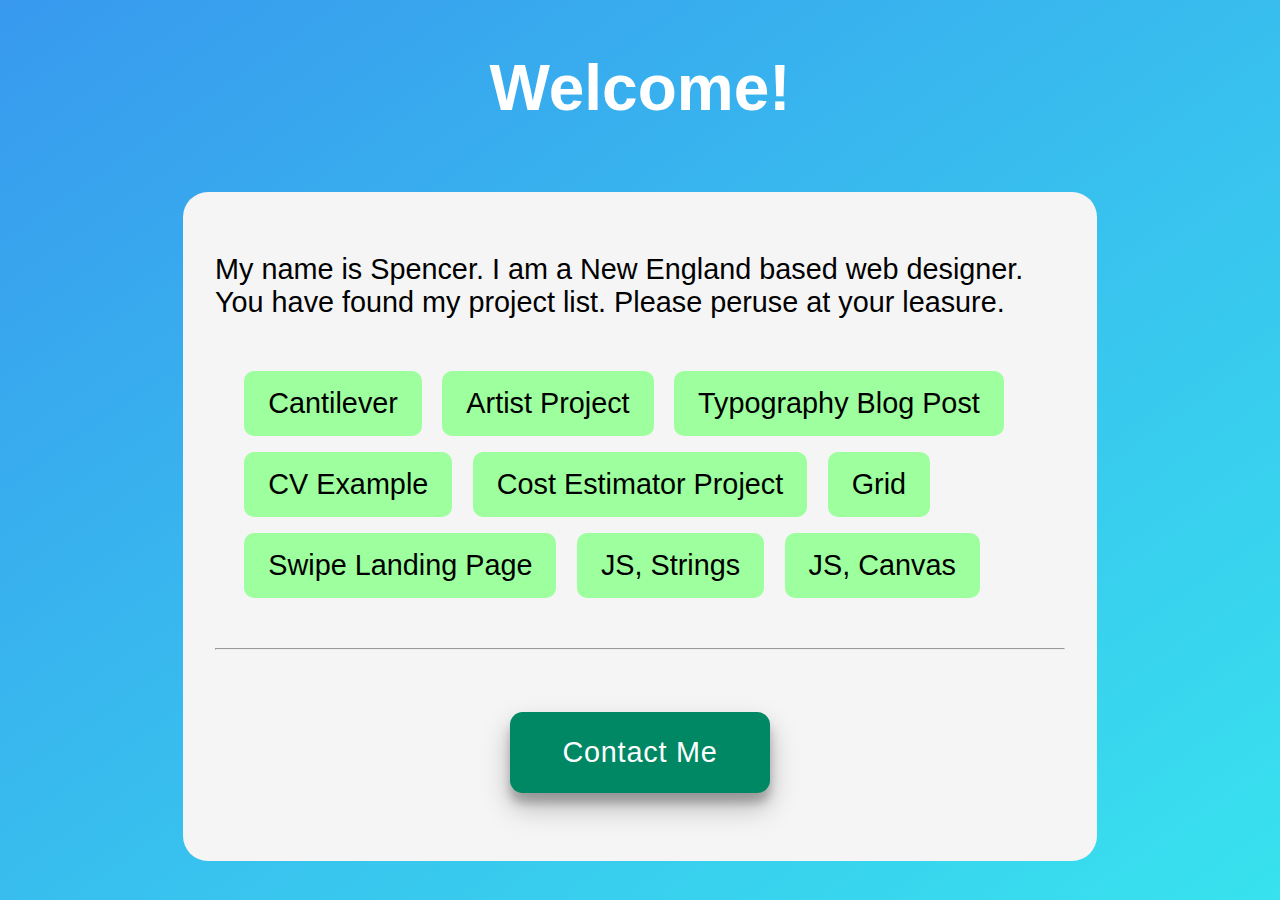
<file: index.html>
<!DOCTYPE html>
<html>
<head>
    <!--<link rel="stylesheet" href="G:/Udemy/Udemy HTML/app1.css">-->
    <title>Projects Home</title>
    <style>
        #box {
            position: relative;
            top: 1.5rem;
            background-color: whitesmoke;
            /*width: 100%;*/
            height: min-content;
            max-width: 850px;
            min-width: 609px;
            padding: 32px;
            margin: 0 auto;
            border-radius: 25px;
            /*border: solid 3px black;*/
            display: block;
            
        }
        h1 {
            text-align: center;
            padding: 0;
        }
        body {
            /*background-color: #5fb4ff;*/
            background: linear-gradient(to bottom right, #3899ee, #38e2ee);
            background-attachment: fixed;
            /*height: 100vh;*/
            font-family: 'Trebuchet MS', 'Lucida Sans Unicode', 'Lucida Grande', 'Lucida Sans', Arial, sans-serif;
            display: flex;
            flex-direction: column;
            justify-content: center; /*centers items on the main access (vertical access in this case)*/
            align-items: center; /*centers items on the cross access (horizontal access in this case)*/
        }
        
        ul {
          list-style-type: none;
          padding: 1rem 0;
          margin: 0 auto;
          width: 95%;
          position: relative;
          justify-content: center;
          align-items: center;
          /*right: -1rem;*/
          align-items: center;
        }

        ul li {
          text-align: center;
          display: inline;
                    
        }
        
        .link {
          /*border: 1px solid black;*/
          /*min-width: 25%;
          max-width: 32%;*/
          text-decoration: none;
          color: black;
          display: inline-block;
          font-size: 1.8rem;
          margin: 0.5rem 0.5rem;
          padding: 1rem 1.5rem;
          border-radius: 10px;
          background-color: rgb(157, 255, 157);
          transition: background-color 0.4s, color 0.4s, transform .5s ease-in 0.4s;
        }

        .link:hover {
            color: white;
            text-decoration: none;
            background-color: rgb(0, 128, 0);
        }
    
        .venmoLink {
            text-decoration: none;
            transition: color 0.75s, transform 1s ease-in 0.75s;
        }
        .venmoLink:hover {
            text-decoration: none;
            color: green;
        }

        

        /* Define the initial style for the h1 element */
        #pulsing-heading {
            font-size: 4rem;
            transition: font-size 0.3s ease-in-out;
            color: white;
            width: 100%;
            max-width: 900px;
            /*padding: 50px 0 0 0;*/
            display: flex;
            flex-direction: row;
        justify-content: center; /*centers items on the main access (vertical access in this case)*/
        align-items: center; /*centers items on the cross access (horizontal access in this case)*/
        }
        /* Define the pulsing animation */
        @keyframes pulse {
            0% { transform: scale(1); }
            50% { transform: scale(1.1); }
            100% { transform: scale(1); }
        }

        /* Apply the animation to the element when it has the "pulsing" class */
        .pulsing {
            animation: pulse 1.5s infinite;
        }

        .contact {
           background-color: rgb(0, 136, 100)/*rgb(64, 153, 175)*/;
           color: white;
           text-decoration: none;
           margin: 0 auto;
           letter-spacing: 0.05rem;
           border-radius: 0.8rem;
           padding: 1.5rem 3.25rem;
           font-size: 1.8rem;
           /*font-weight: bold;*/
           border: none;
           cursor: pointer;
           box-shadow: 0 14px 28px rgba(0, 0, 0, 0.25), 0 10px 10px rgba(0, 0, 0, 0.22);
           transition: transform 0.2s ease-in-out, box-shadow 0.2s ease-in-out;
           animation-name: spin;
           animation-duration: 15s;
           animation-delay: 15s;
           animation-iteration-count: 2;
        }

        @keyframes spin {
            0% {
                transform: rotate(0deg);
            }
            1.5% {
                transform: rotate(5deg);
            }
            3% {
                transform: rotate(-5deg);
            }
            4.5% {
                transform: rotate(5deg);
            }
            6% {
                transform: rotate(-5deg);
            }
            7.5% {
                transform: rotate(0deg);
            }
        }


        .contact:hover {
            /*transform: translateY(-20px);*/
            box-shadow: 0 19px 38px rgba(0, 0, 0, 0.3), 0 15px 13px rgba(0, 0, 0, 0.22);
            color: white;
            text-decoration: none;
        }
        .ContactSquare {
            text-align: center;
            margin: 0 auto;
            transition: transform 0.2s ease-in-out, box-shadow 0.2s ease-in-out;
            max-width: 269px;
            justify-content: center;
            display: flex;
    
        }
        .ContactSquare:hover {
            transform: translateY(-5px);
        }

        p {
            font-size: 1.8rem;
        }

        @media only screen and (max-width: 400px){
            .contact {
            text-align: center;
            margin: 0 auto;
            font-size: 2rem;
            padding: 2rem 4rem;
            }
            #pulsing-heading {
            font-size: 50px;
            }
    
            .link {
                font-size: 2.2rem;
            }
        
        }


    </style>

</head>
<body>


    <h1 id="pulsing-heading">Welcome!</h1>
 <div id="box">   

    <script src="script.js"></script>
    <p>My name is Spencer. I am a New England based web designer.
    You have found my project list. Please peruse at your leasure.<br>
    <!--Donate a milkshake via <b><a class="venmoLink" href="https://account.venmo.com/u/Spencer-H-2">Venmo</a></b>.-->
    </p>


     <ul>
         
        <li class="listicle"><a class="link" href="./CntileverProject.html">Cantilever</a></li>
        <li class="listicle"><a class="link" href="./ArtistPortfolioProject_Page1.html">Artist Project</a></li>
        <li class="listicle"><a class="link" href="./BlogPostMainPage.html">Typography Blog Post</a></li>
        <li class="listicle"><a class="link" href="./HazelCV.html">CV Example</a></li>
        
        <li class="listicle"><a class="link" href="./CostEstimator.html">Cost Estimator Project</a></li>
        <li class="listicle"><a class="link" href="./Grid_index.html">Grid</a></li>
        <li class="listicle"><a class="link" href="./Final_Project_HTML.html">Swipe Landing Page</a></li>
        
        <li class="listicle"><a class="link" href="./strings.html">JS, Strings</a></li>
        <li class="listicle"><a class="link" href="./canvas.html">JS, Canvas</a></li>
        <!--<li class="listicle"><a class="link" href="./fetch.html">JS, Fetch</a></li>
        
        <li class="listicle"><a class="link" href="./ArtistPortfolioProject_Page1.html">Artist Project</a></li>
        <li class="listicle"><a class="link" href="./BlogPostMainPage.html">Typography Blog Post</a></li>
        <li class="listicle"><a class="link" href="./HazelCV.html">CV Example</a></li>-->
    </ul>

<br><hr><br><br><br>
    <p class="ContactSquare"><a class="contact" href="https://www.linkedin.com/in/spencer-hobbs-ms-a7633926/">Contact Me</a></p><br><br>
</div>



</body>
</html>
</file>
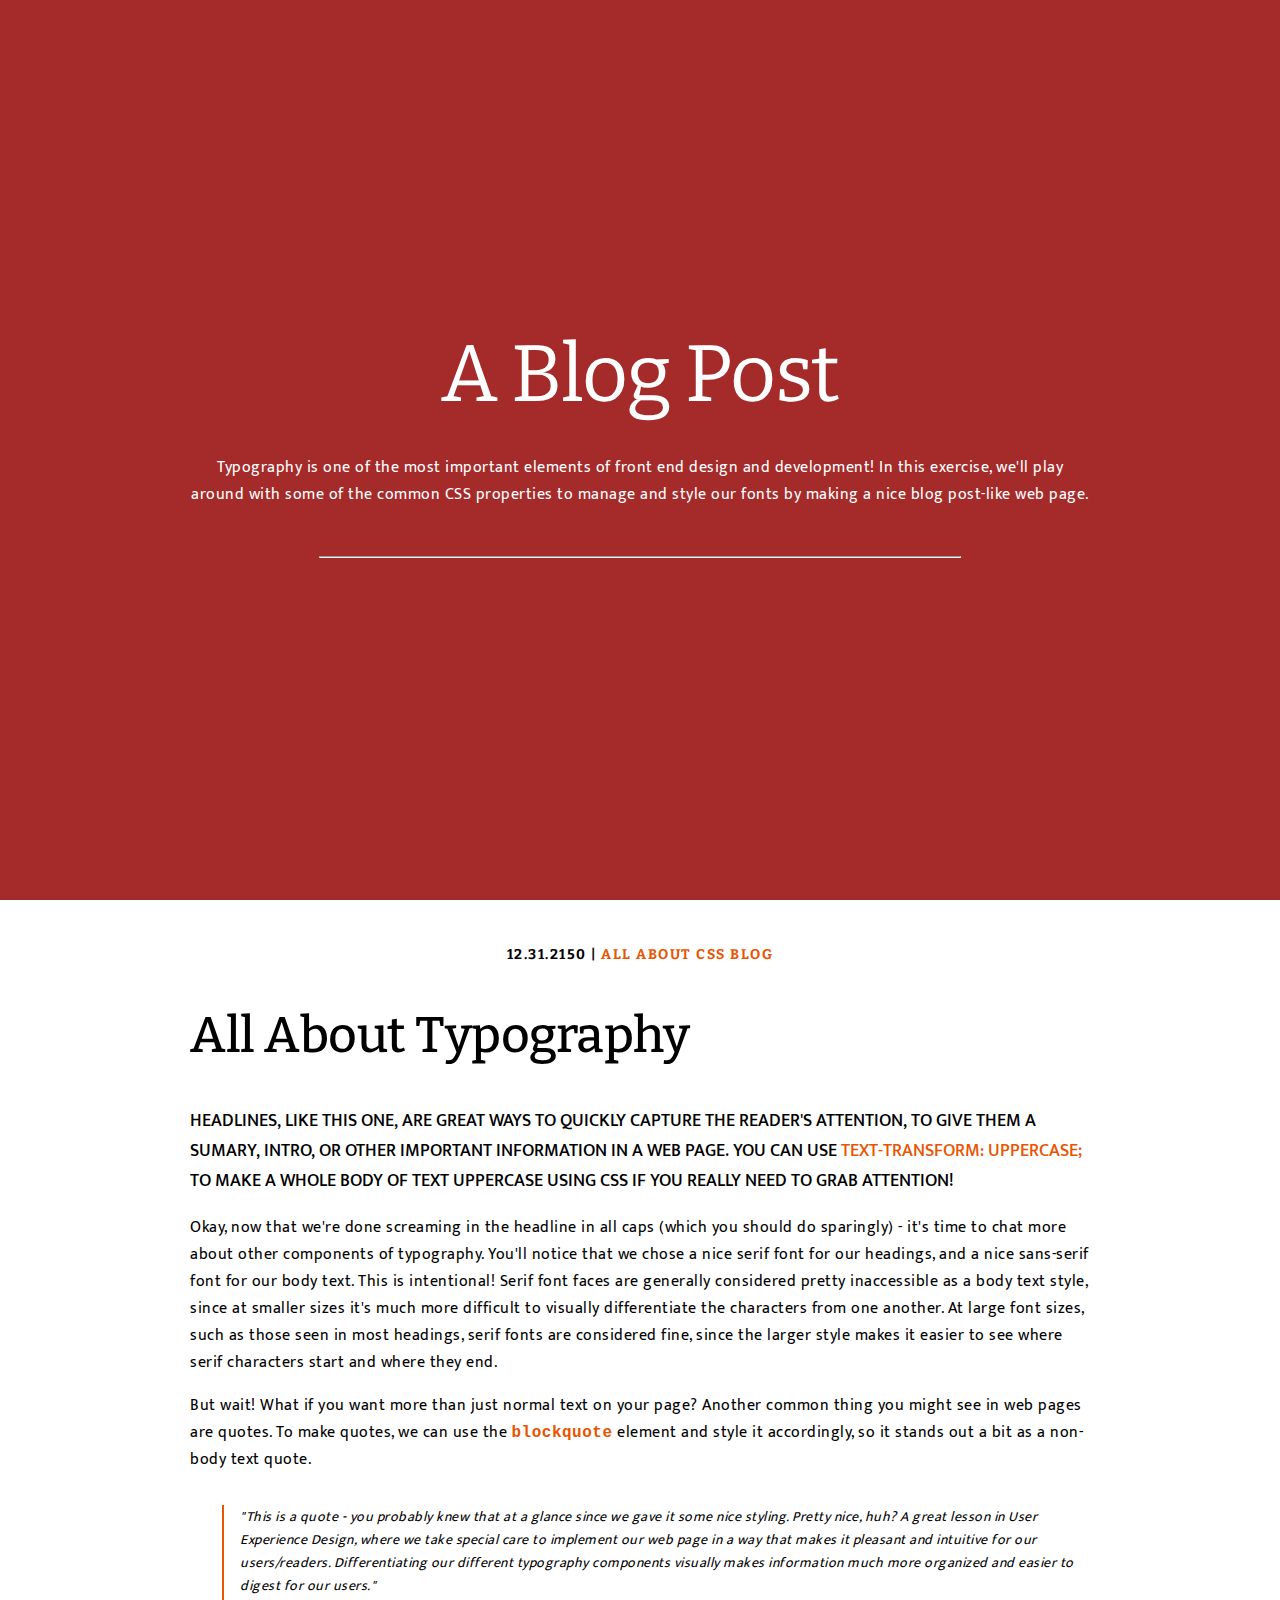
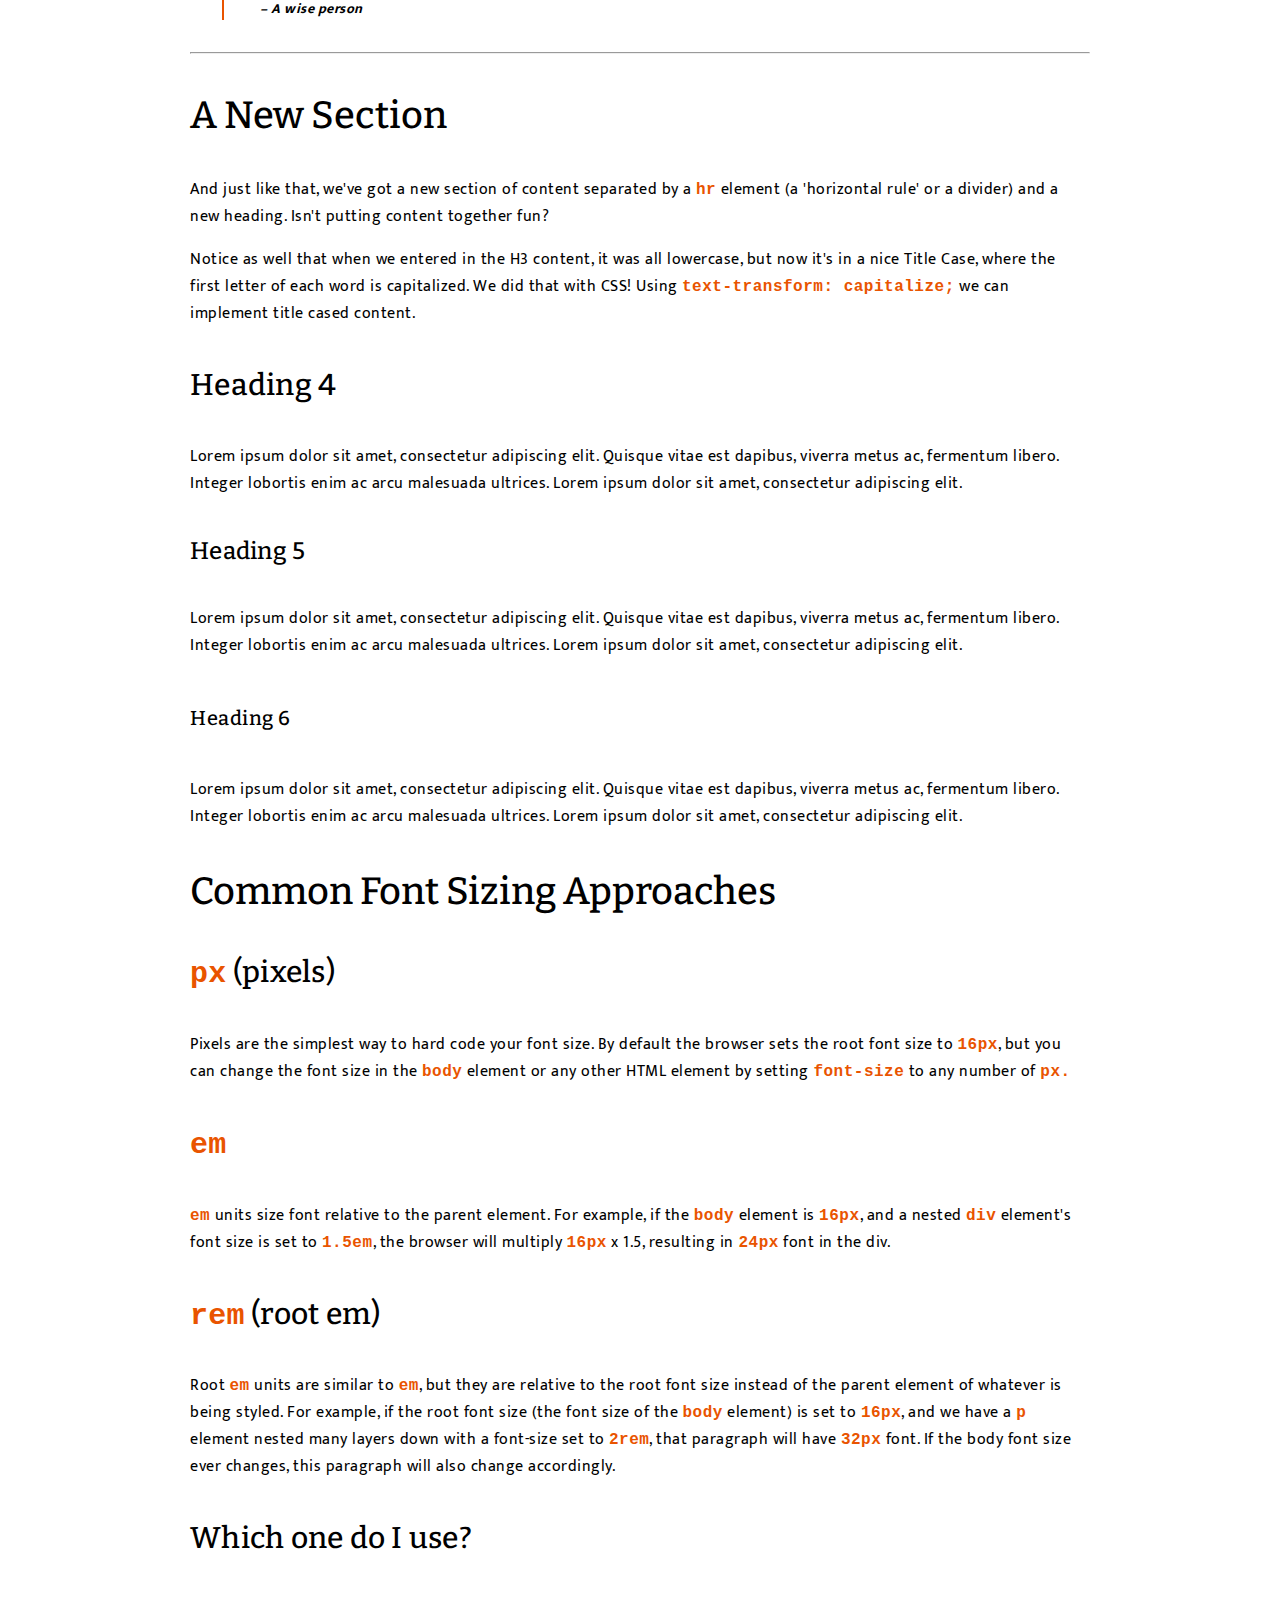
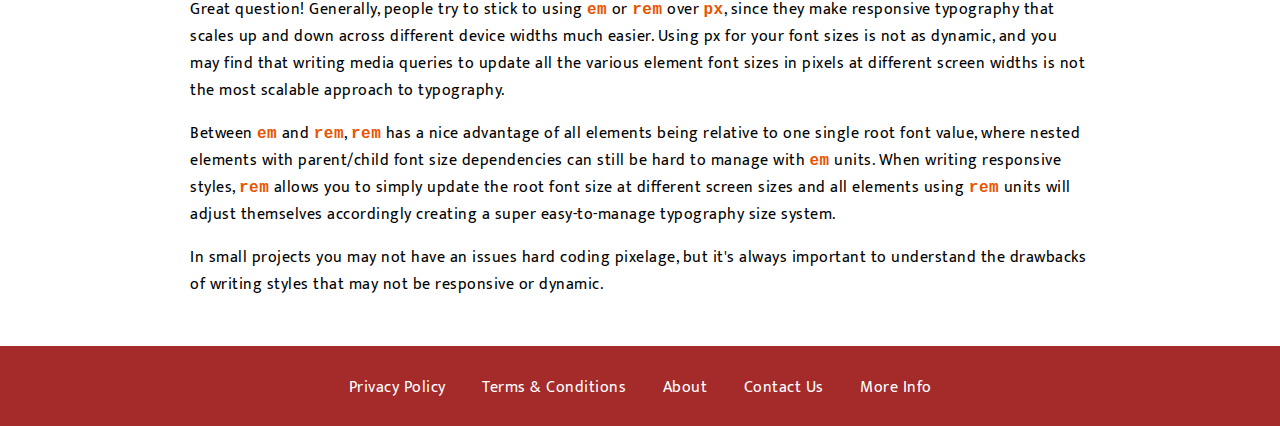
<file: BlogPostMainPage.html>
<!DOCTYPE html>
<html lang="en">
<head>
    <meta charset="UTF-8">
    <meta name="viewport" content="width=device-width, initial-scale=1.0">
    <!-- Link to css below -->
    <link rel="stylesheet" href="BlogStyle.css">
    <!-- Links to Google fonts Bitter and Mukda -->
    <link rel="preconnect" href="https://fonts.googleapis.com">
    <link rel="preconnect" href="https://fonts.gstatic.com" crossorigin>
    <link href="https://fonts.googleapis.com/css2?family=Bitter:wght@300;400;500;700&family=Cormorant:wght@300;400;700&family=Indie+Flower&family=Montserrat:ital,wght@0,400;0,700;1,400;1,700&family=Mukta:wght@300;400;500;700&family=Nanum+Myeongjo&display=swap" rel="stylesheet">
    <title>Typography Blog Post</title>
</head>
<body>
    <div class="hero">
        <h1>A Blog Post</h1>
        <p>Typography is one of the most important elements of front end design and development! 
        In this exercise, we'll play around with some of the common CSS properties to manage 
        and style our fonts by making a nice blog post-like web page.</p>
        <hr>
    </div>

    <div class="content">
        <p class="info">12.31.2150 | <span class="spanning">ALL ABOUT CSS BLOG</span></p>
        <h2>All About Typography</h2>
        <p class="headline">Headlines, like this one, are great ways to quickly capture the
            reader's attention, to give them a sumary, intro, or other important
            information in a web page. You can use
            <span>text-transform: uppercase;</span> to make a whole body of text
            uppercase using CSS if you really need to grab attention!</p>

        <p>
            Okay, now that we're done screaming in the headline in all caps (which you should do sparingly) - it's time to chat more about other components of typography. You'll notice that we chose a nice serif font for our headings, and a nice sans-serif font for our body text. This is intentional! Serif font faces are generally considered pretty inaccessible as a body text style, since at smaller sizes it's much more difficult to visually differentiate the characters from one another. At large font sizes, such as those seen in most headings, serif fonts are considered fine, since the larger style makes it easier to see where serif characters start and where they end.
        </p>

        <p>
            But wait! What if you want more than just normal text on your page? Another common thing you might see in web pages are quotes. To make quotes, we can use the <code>blockquote</code> element and style it accordingly, so it stands out a bit as a non-body text quote.
        </p>

        <blockquote class="quote">
            "This is a quote - you probably knew that at a glance since we gave it some nice styling. Pretty nice, huh? A great lesson in User Experience Design, where we take special care to implement our web page in a way that makes it pleasant and intuitive for our users/readers. Differentiating our different typography components visually makes information much more organized and easier to digest for our users." <cite>– A wise person</cite>            
        </blockquote>
        <hr>
        
        <h3>a new section</h3>

        <p>And just like that, we've got a new section of content separated by a <code>hr</code> element (a 'horizontal rule' or a divider) and a new heading. Isn't putting content together fun?</p>
        
        <p>Notice as well that when we entered in the H3 content, it was all lowercase, but now it's in a nice Title Case, where the first letter of each word is capitalized. We did that with CSS! Using <code>text-transform: capitalize;</code> we can implement title cased content.</p>
        
        <h4>Heading 4</h4>
        
        <p>Lorem ipsum dolor sit amet, consectetur adipiscing elit. Quisque vitae est dapibus, viverra metus ac, fermentum libero. Integer lobortis enim ac arcu malesuada ultrices. Lorem ipsum dolor sit amet, consectetur adipiscing elit.</p>
        
        <h5>Heading 5</h5>
        
        <p>Lorem ipsum dolor sit amet, consectetur adipiscing elit. Quisque vitae est dapibus, viverra metus ac, fermentum libero. Integer lobortis enim ac arcu malesuada ultrices. Lorem ipsum dolor sit amet, consectetur adipiscing elit.</p>
        
        <h6>Heading 6</h6>
        
        <p>Lorem ipsum dolor sit amet, consectetur adipiscing elit. Quisque vitae est dapibus, viverra metus ac, fermentum libero. Integer lobortis enim ac arcu malesuada ultrices. Lorem ipsum dolor sit amet, consectetur adipiscing elit.</p>
        
        <h3>Common Font Sizing Approaches</h3>

        <h4><code>px</code> (pixels)</h4>

        <p>Pixels are the simplest way to hard code your font size. By default the browser sets the root font size to <code>16px</code>, but you can change the font size in the <code>body</code> element or any other HTML element by setting <code>font-size</code> to any number of <code>px.</code></p>

        <h4><code>em</code></h4>

        <p><code>em</code> units size font relative to the parent element. For example, if the <code>body</code> element is <code>16px</code>, and a nested <code>div</code> element's font size is set to <code>1.5em</code>, the browser will multiply <code>16px</code> x 1.5, resulting in <code>24px</code> font in the div.</p>

        <h4><code>rem</code> (root em)</h4>

        <p>Root <code>em</code> units are similar to <code>em</code>, but they are relative to the root font size instead of the parent element of whatever is being styled. For example, if the root font size (the font size of the <code>body</code> element) is set to <code>16px</code>, and we have a <code>p</code> element nested many layers down with a font-size set to <code>2rem</code>, that paragraph will have <code>32px</code> font. If the body font size ever changes, this paragraph will also change accordingly.</p>

        <h4>Which one do I use?</h4>

        <p>Great question! Generally, people try to stick to using <code>em</code> or <code>rem</code> over <code>px</code>, since they make responsive typography that scales up and down across different device widths much easier. Using px for your font sizes is not as dynamic, and you may find that writing media queries to update all the various element font sizes in pixels at different screen widths is not the most scalable approach to typography.</p>

        <p>Between <code>em</code> and <code>rem</code>, <code>rem</code> has a nice advantage of all elements being relative to one single root font value, where nested elements with parent/child font size dependencies can still be hard to manage with <code>em</code> units. When writing responsive styles, <code>rem</code> allows you to simply update the root font size at different screen sizes and all elements using <code>rem</code> units will adjust themselves accordingly creating a super easy-to-manage typography size system.</p>

        <p>In small projects you may not have an issues hard coding pixelage, but it's always important to understand the drawbacks of writing styles that may not be responsive or dynamic.</p>
    
    </div>
    <footer>
        <ul>
            <li>
                <a href="#privacy">Privacy Policy</a>
            </li> 
            <li>
                <a href="#terms">Terms & Conditions</a>
            </li> 
            <li>
                <a href="#about">About</a>
            </li>
            <li>
                <a href="#contact">Contact Us</a>
            </li> 
            <li>
                <a href="#info">More Info</a>
            </li>
        </ul>
    </footer>
</body>
</html>
</file>
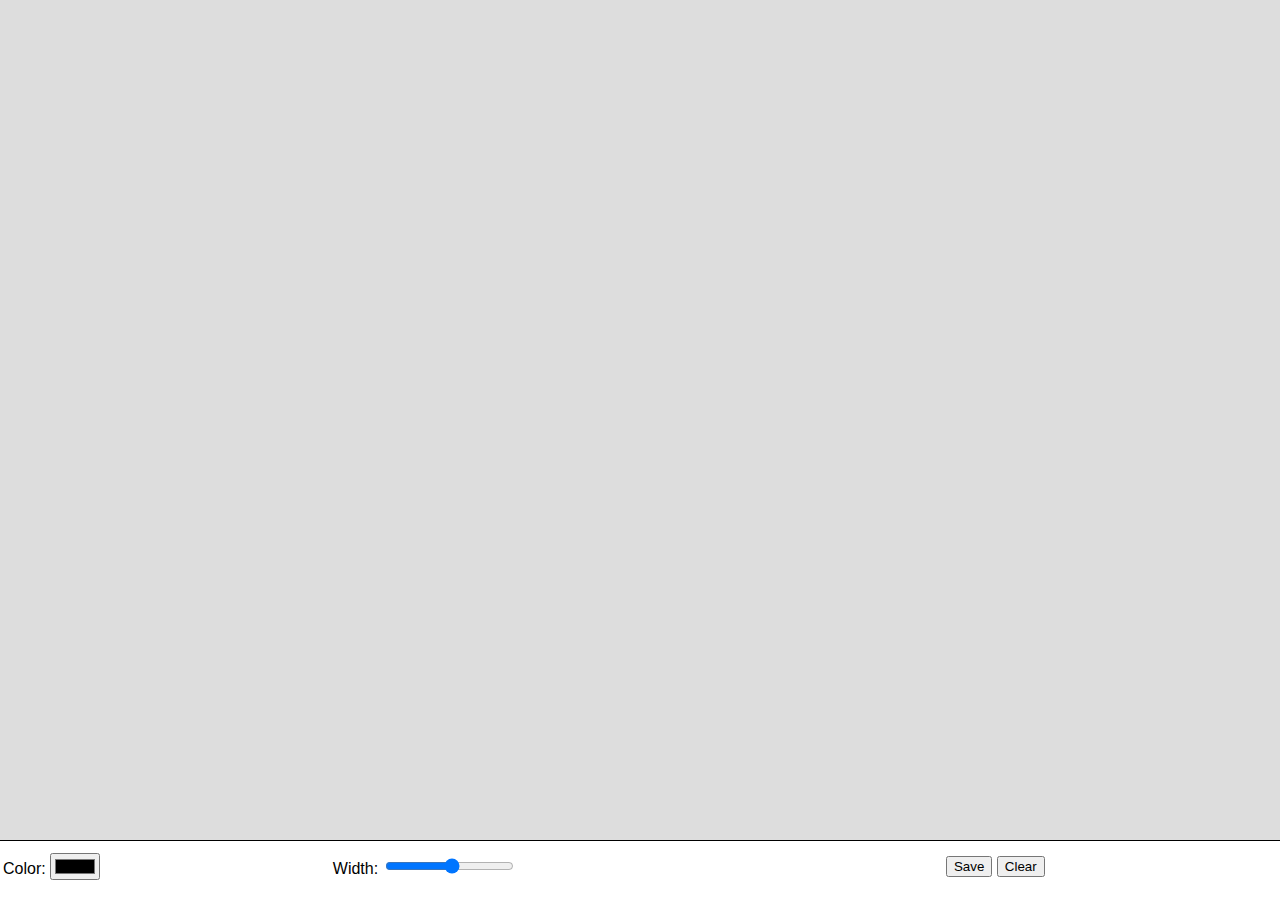
<file: canvas.html>
<!DOCTYPE html>
<html lang="en">
<head>
    <meta charset="UTF-8">
    <meta name="viewport" content="width=device-width, initial-scale=1.0">
    <title>Document</title>
    <style>
        body {
            margin: 0px;
            font-family: Arial, Helvetica, sans-serif;
        }
        #myCanvas {
            background-color: #ddd;
            border-bottom: 1px solid black;
            margin-bottom: 5px;
        }
        table {
            width: 100%;
        }
        #canvasImg {
            width: 75%;
            height: 75%;
        }
    </style>
</head>
<body>
    <canvas id="myCanvas"></canvas>
    
    <div id="saveArea">
        <img id="canvasImg"/>
        <h2>Right Click to Save...</h2>
        <button id="btnBack">Back</button>
    </div>

    <div id="tools">
        <table>
            <tr>
                <td>
                    <label for="colorChange">Color: </label>
                    <input type="color" id="colorChange"/>
                </td>
                <td>
                    <label for="lineWidth">Width: </label>
                    <input type="range" id="lineWidth" min="1" max="20" step="1"/>
                </td>
                <td><button id="btnSave">Save</button>
                    <button id="btnClear">Clear</button>
                </td>
            </tr>
        </table>
    </div>
    
    
    <script>
        var drawing = false;
        var context;

///////////////////////////////////////////////////////////
        window.onload=function()
        {
            //Clear Button
            document.getElementById('btnClear').addEventListener('click', function(){
                context.clearRect(0,0, context.canvas.width, context.canvas.height);
            }, false);

            //Back Button
            document.getElementById('btnBack').addEventListener('click', function(){
                document.getElementById('myCanvas').style.display = "block";
                document.getElementById('saveArea').style.display = "none";
                document.getElementById('tools').style.display = "block";
            }, false);

            //Width Scale
            document.getElementById('lineWidth').addEventListener('change', function(){
                context.lineWidth = document.getElementById('lineWidth').value;
            }, false);

            //Color
            document.getElementById('colorChange').addEventListener('change', function(){
                context.strokeStyle = document.getElementById('colorChange').value;
            }, false);

            //Save
            document.getElementById('btnSave').addEventListener('click', function(){
                document.getElementById('myCanvas').style.display = "none";
                document.getElementById('saveArea').style.display = "block";
                document.getElementById('tools').style.display = "none";

                var dataURL = document.getElementById('myCanvas').toDataURL();
                document.getElementById('canvasImg').src = dataURL;
            }, false);

            //Size canvas
            context = document.getElementById('myCanvas').getContext("2d");
            context.canvas.width = window.innerWidth;
            context.canvas.height = window.innerHeight-60;

            //Mouse movement
            document.onmousemove = handleMouseMove;
            document.onmousedown = handleDown;
            document.onmouseup = handleUp;
            document.addEventListener('touchmove', handleTouchMove);
            document.addEventListener('touchstart', handleTouchDown);
            document.addEventListener('touchend', handleTouchUp);

            //Style line
            context.strokeStyle = "#000";
            context.lineJoin = "round";
            context.lineWidth = 5;

            //Hide Save Area
            document.getElementById('saveArea').style.display = "none";
        }
///////////////////////////////////////////////////////////
        function handleMouseMove(e)
        {
            //console.log(e.clientX);
            //console.log(e.clientY);
            if(drawing)
            {
                context.lineTo(e.clientX, e.clientY);
                context.closePath();
                context.stroke();
                context.moveTo(e.clientX, e.clientY);
            } else
            {
                context.moveTo(e.clientX, e.clientY);
            }
        }

///////////////////////////////////////////////////////////
function handleTouchMove(e)
        {
            if(drawing && e.touches.length === 1)
            {
                var touch = e.touches[0];
                drawLine(touch.clientX, touch.clientY);
            }
        }

///////////////////////////////////////////////////////////
        function handleDown(e)
        {
            drawing = !drawing;
            console.log(drawing);
            context.moveTo(e.clientX, e.clientY);
            context.beginPath();
        }
///////////////////////////////////////////////////////////
function handleTouchDown(e)
        {
            drawing = true;
            if(e.touches.length === 1)
            {
                var touch = e.touches[0];
                drawLine(touch.clientX, touch.clientY);
            }
        }
///////////////////////////////////////////////////////////
        function handleUp()
        {
            drawing = !drawing;
            console.log(drawing);
        }
///////////////////////////////////////////////////////////
function handleTouchUp()
        {
            drawing = false;
        }

        function drawLine(x, y)
        {
            context.lineTo(x, y);
            context.stroke();
            context.beginPath();
            context.moveTo(x, y);
        }
    </script>


</body>
</html>
</file>
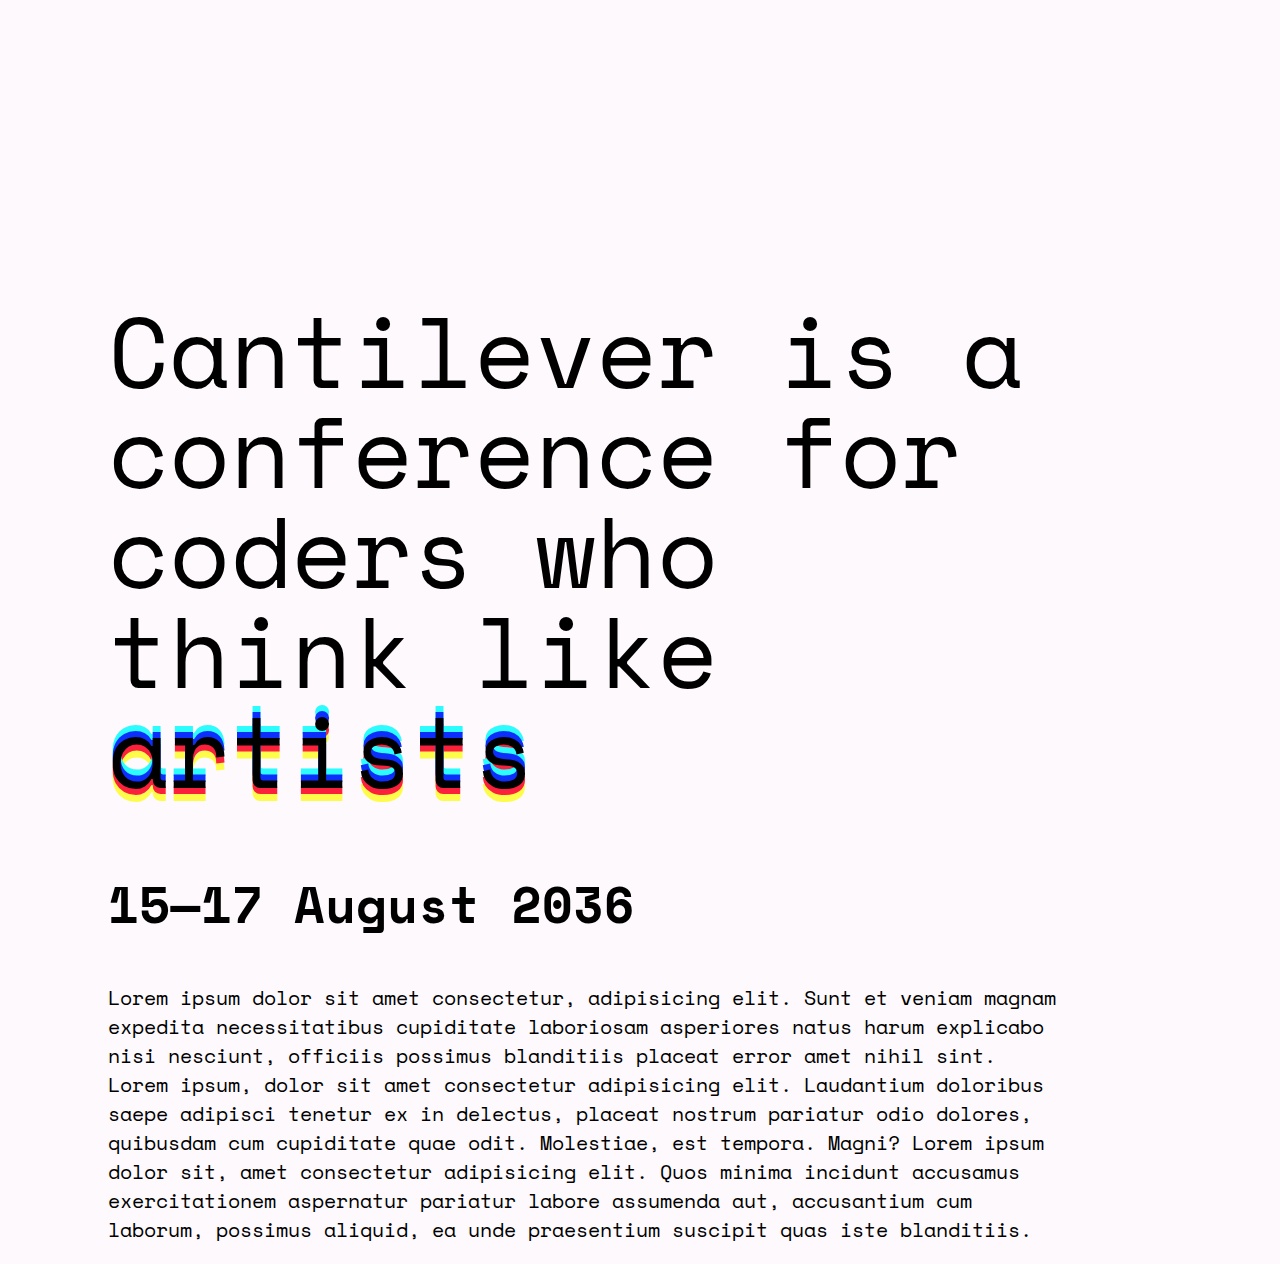
<file: CntileverProject.html>
<!DOCTYPE html>
<html lang="en">

<head>
    <meta charset="UTF-8">
    <meta http-equiv="X-UA-Compatible" content="IE=edge">
    <meta name="viewport" content="width=device-width, initial-scale=1.0">
    <link rel="preconnect" href="https://fonts.googleapis.com">
    <link rel="preconnect" href="https://fonts.gstatic.com" crossorigin>
    <link href="https://fonts.googleapis.com/css2?family=Space+Mono:wght@400;700&display=swap" rel="stylesheet">
    <link rel="stylesheet" href="CantileverStylesheet.css">
    <title>Cantilever</title>
</head>

<body>
    <div>
        <h1>Cantilever is a conference for coders who think like <span>artists</span></h1>
        <h2>15—17 August 2036</h2>
        <p>Lorem ipsum dolor sit amet consectetur, adipisicing elit. Sunt et veniam magnam expedita necessitatibus
            cupiditate laboriosam asperiores natus harum explicabo nisi nesciunt, officiis possimus blanditiis placeat
            error
            amet nihil sint. Lorem ipsum, dolor sit amet consectetur adipisicing elit. Laudantium doloribus saepe
            adipisci
            tenetur ex in delectus, placeat nostrum pariatur odio dolores, quibusdam cum cupiditate quae odit.
            Molestiae,
            est tempora. Magni? Lorem ipsum dolor sit, amet consectetur adipisicing elit. Quos minima incidunt accusamus
            exercitationem aspernatur pariatur labore assumenda aut, accusantium cum laborum, possimus aliquid, ea unde
            praesentium suscipit quas iste blanditiis.</p>
    </div>
</body>

</html>
</file>
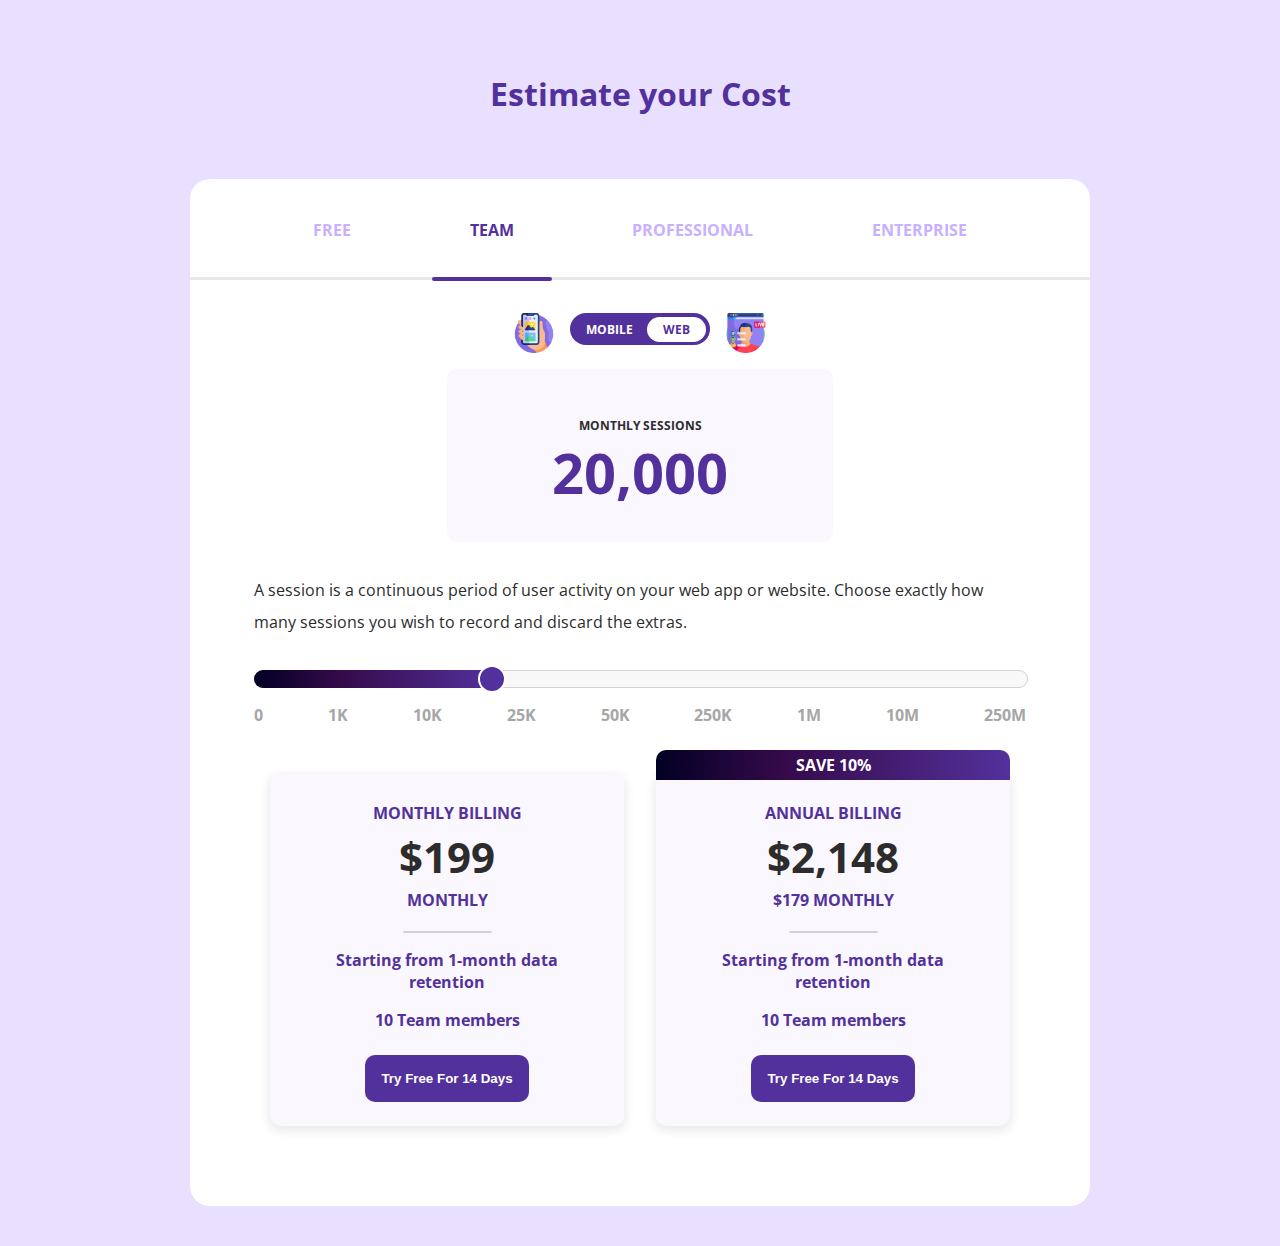
<file: CostEstimator.html>
<!DOCTYPE html>
<html lang="en">
<head>
    <meta charset="UTF-8" />
    <meta http-equiv="X-UA-Compatible" content="IE=edge" />
    <meta name="viewport" content="width=device-width, initial-scale=1.0"/>
    <link rel="stylesheet" type="text/css" href="EstimatorStylesheet.css">
    <link rel="preconnect" href="https://fonts.googleapis.com">
    <link rel="preconnect" href="https://fonts.gstatic.com" crossorigin>
    <link href="https://fonts.googleapis.com/css2?family=Open+Sans:wght@300;500;700&display=swap" rel="stylesheet">
    <title>Cost Estimator</title>
</head>

<body>
    <h1>Estimate your Cost</h1>
    <div class="container">
        
        <div class="tabs">
            <p>Free</p>
            <p class="active">Team</p>
            <p>Professional</p>
            <p>Enterprise</p>
        </div>

        <div class="line"></div>
        
        <div class="toggle-wrapper">
            <img src="Phone_icon.png" alt="">
            <div class="toggle">
                <span>Mobile</span>
                <span>Web</span>
            </div>
            <img src="Chat_icon.png" alt="">
        </div>

        <div class="sessions-card">
            <p>Monthly Sessions</p>
            <p class="number">20,000</p>
        </div>

        <p class="description">A session is a continuous period of user activity on your web app or website. Choose
            exactly how many sessions you wish to record and discard the extras.
        </p>

        <div class="slider">
            <div class="bar">
                <div class="progress"></div>
                <div class="point"></div>
            </div>
            <div class="scale">
                <ul>
                    <li>0</li>
                    <li>1K</li>
                    <li>10K</li>
                    <li>25K</li>
                    <li>50K</li>
                    <li>250K</li>
                    <li>1M</li>
                    <li>10M</li>
                    <li>250M</li>
                </ul>
            </div>
        </div>

        <div class="card-wrapper">
            
            <div class="card">
                <div class="top-section">
                    <P>Monthly Billing</P>
                    <div class="price">$199</div>
                    <p>Monthly</p>
                </div>
                <hr>
                <p>Starting from 1-month data retention</p>
                <p>10 Team members</p>
                <button>Try Free For 14 Days</button>
            </div>

            <div class="card">
                <div class="top-section">
                    <div class="save-header"><p>Save 10%</p></div>
                    <P>Annual Billing</P>
                    <div class="price">$2,148</div>
                    <p>$179 Monthly</p>
                </div>
                <hr>
                <p>Starting from 1-month data retention</p>
                <p>10 Team members</p>
                <button>Try Free For 14 Days</button>
            </div>

        </div>



    </div>

</body>

</html>
</file>
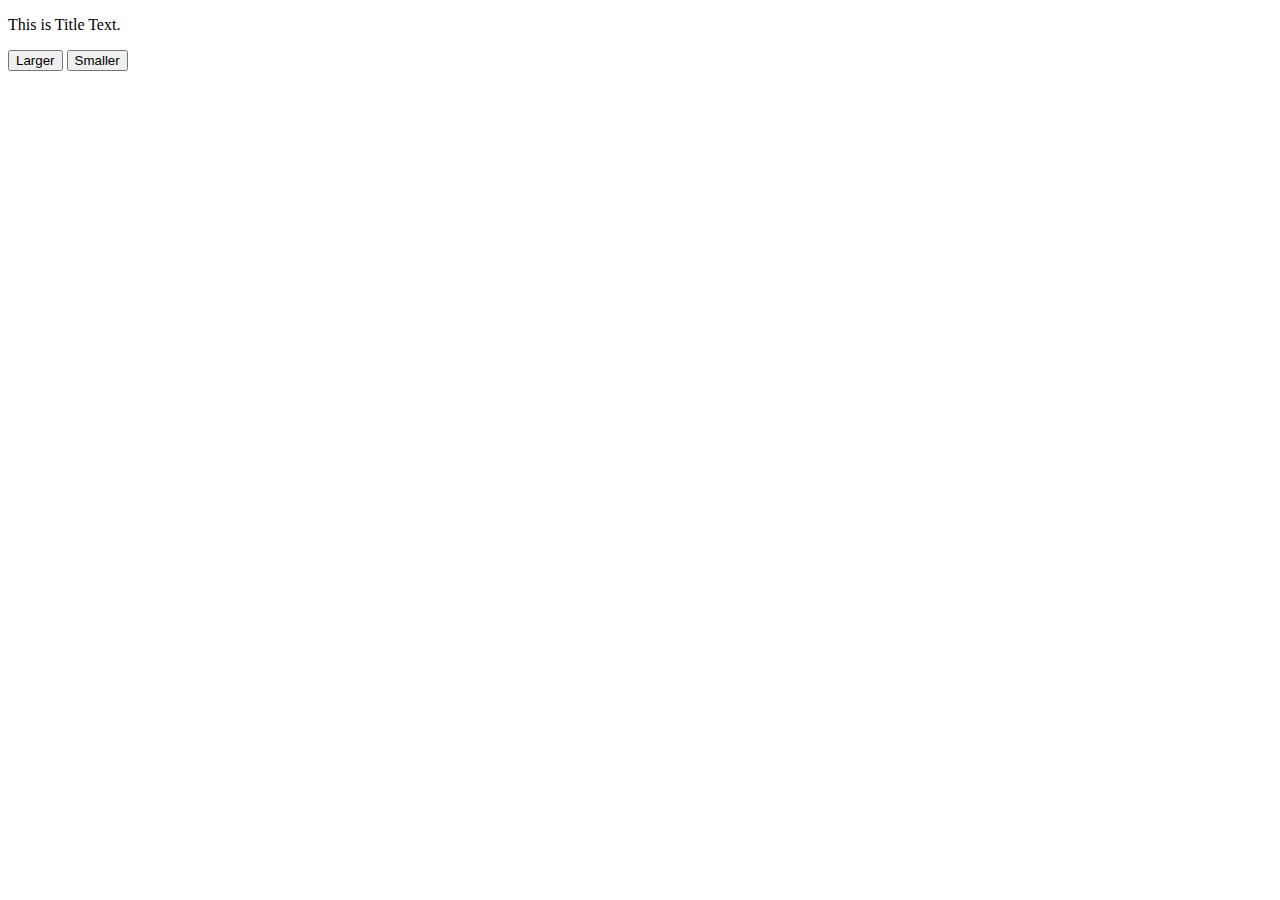
<file: events.html>
<!DOCTYPE html>
<html lang="en">
<head>
    <meta charset="UTF-8">
    <meta name="viewport" content="width=device-width, initial-scale=1.0">
    <title>Events</title>
</head>
<body>
    


    <div id="main">
        <p id="title">This is Title Text.</p>
        <button id="btnLarger">Larger</button>
        <button id="btnSmaller">Smaller</button>
    </div>

        <script>
            const btnLarger = document.getElementById("btnLarger");// references to the buttons
            const btnSmaller = document.getElementById("btnSmaller");
        

            let size = 1; // tracking the size of the font
            
            // listen for the event you want - a click 
            btnLarger.addEventListener("click", (e) => {
                console.log(e)
                size += .25;
                document.getElementById("title").style.fontSize = size + "em";

                if(e.shiftKey == true) {
                    alert("Thanks for holding the shift key")
                }
            });


            //Older way:
            // btnLarger,addEventListener("click", makeLarge)

            // function makeLarge(){
                //blah blah
            // }

            btnSmaller.addEventListener("click", () => {
                size -= .25;
                document.getElementById("title").style.fontSize = size + "em";
            });

            document.addEventListener("keydown", (e) => {
                var name = e.key;
                var code = e.code;

                document.getElementById("title").innerHTML = "Key: " + name + "   Code: " + code;
            });
        </script>

</body>
</html>
</file>
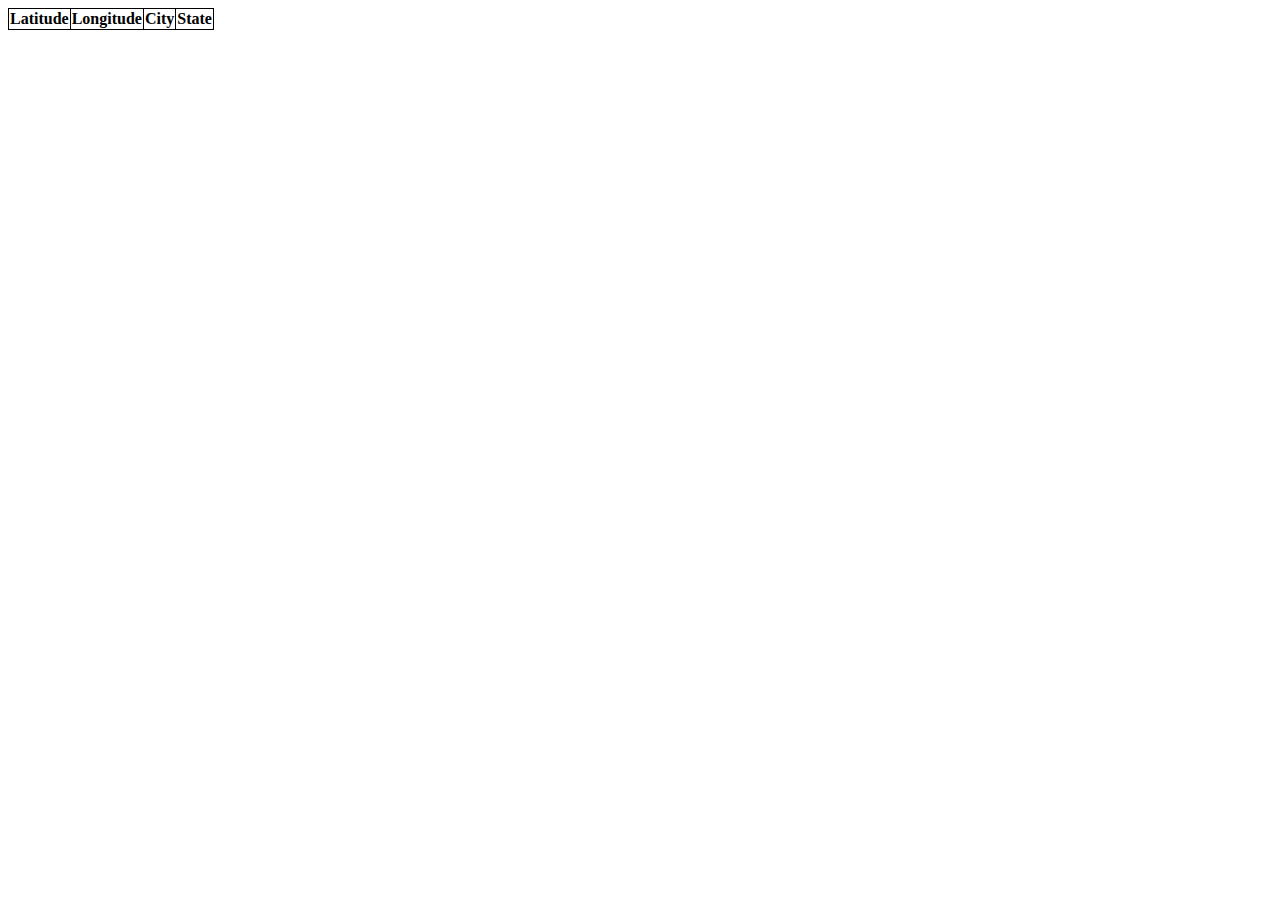
<file: fetch.html>
<!DOCTYPE html>
<html lang="en">
<head>
    <meta charset="UTF-8">
    <!--<meta http-equiv="X-UA-Compatible" content="IE=edge">-->
    <meta name="viewport" content="width=device-width, initial-scale=1.0">
    <title>Fetch</title>
    <style>
        table {
            border-collapse: collapse;
        }
        th, td {
            border: 1px solid black;
        }
    </style>
</head>
<body>

    <div id="output">
        <table id="cities">
            <tr><th>Latitude</th><th>Longitude</th><th>City</th><th>State</th></tr>


        </table>
    </div>
    

    <script>
        fetch("./cities.csv")
        .then(x => x.text()) // run JS's text method to convert the csv file to text
        .then(y => displayText(y)); // then send it all to displayText

        let row = 1;
        displayText = (text) => {
            let rows = text.split(/\r?\n | \r/);
            console.log(rows);   // looking at this we see that rows is now an array

                for(let x = 1; x < rows.length-2; x++){ //start at row 1: let x = 1
                    let row = rows[x].split(',');
                   
                    console.log(row);
                    
                    let lat= row[0] + "&deg; " + row[1] + "' ";
                    lat += row[2] + row[3];
                    let long= row[4] + "&deg; " + row[5] + "' ";
                    long += row[6] + row[7];
                    
                    console.log(lat,long);
                    
                    let city = row[8];
                    let state = row[9];

                    let tableRow = "<tr>" + "<td>" + lat + "</td><td>" + long + "</td><td>" + city + "</td><td>" + state + "</td></td>";
                    tableRow = tableRow.replaceAll('"', '');

                    document.getElementById('cities').innerHTML += tableRow;
                }
        };




    </script>
</body>
</html>
</file>
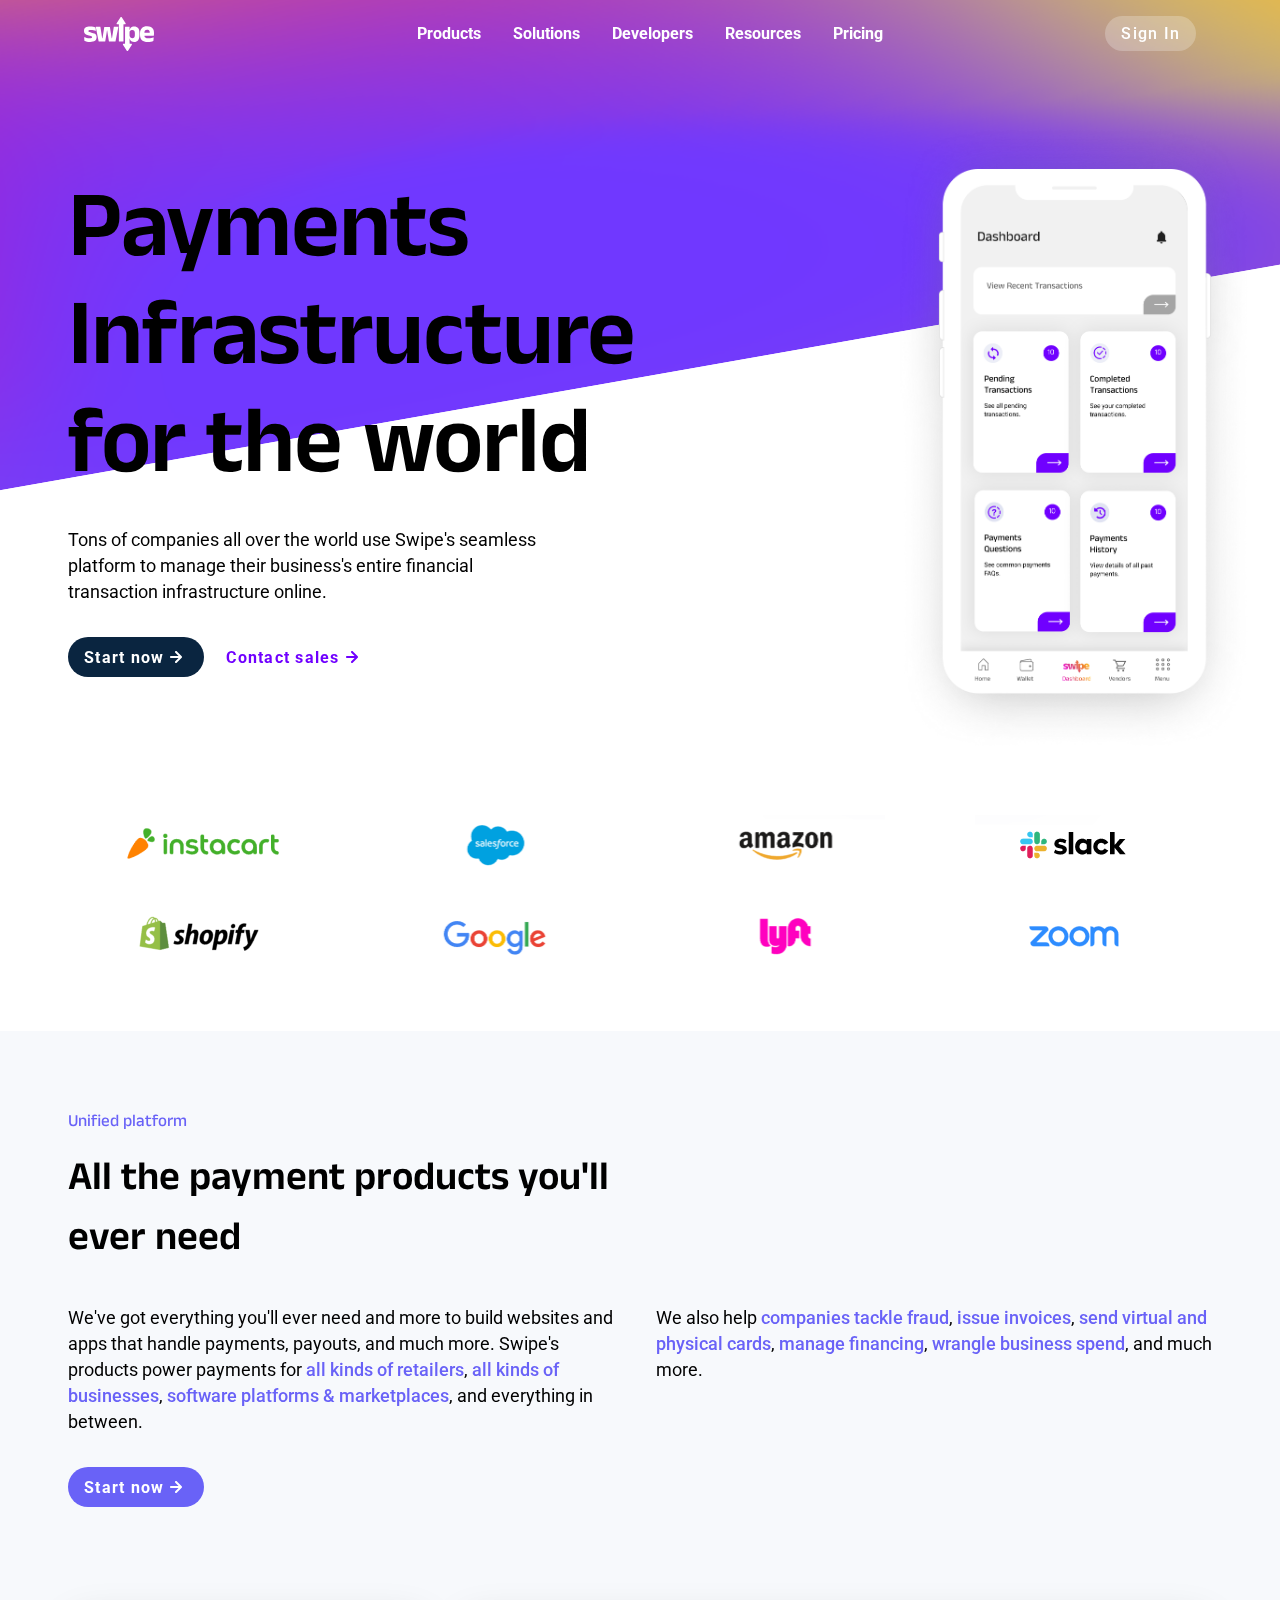
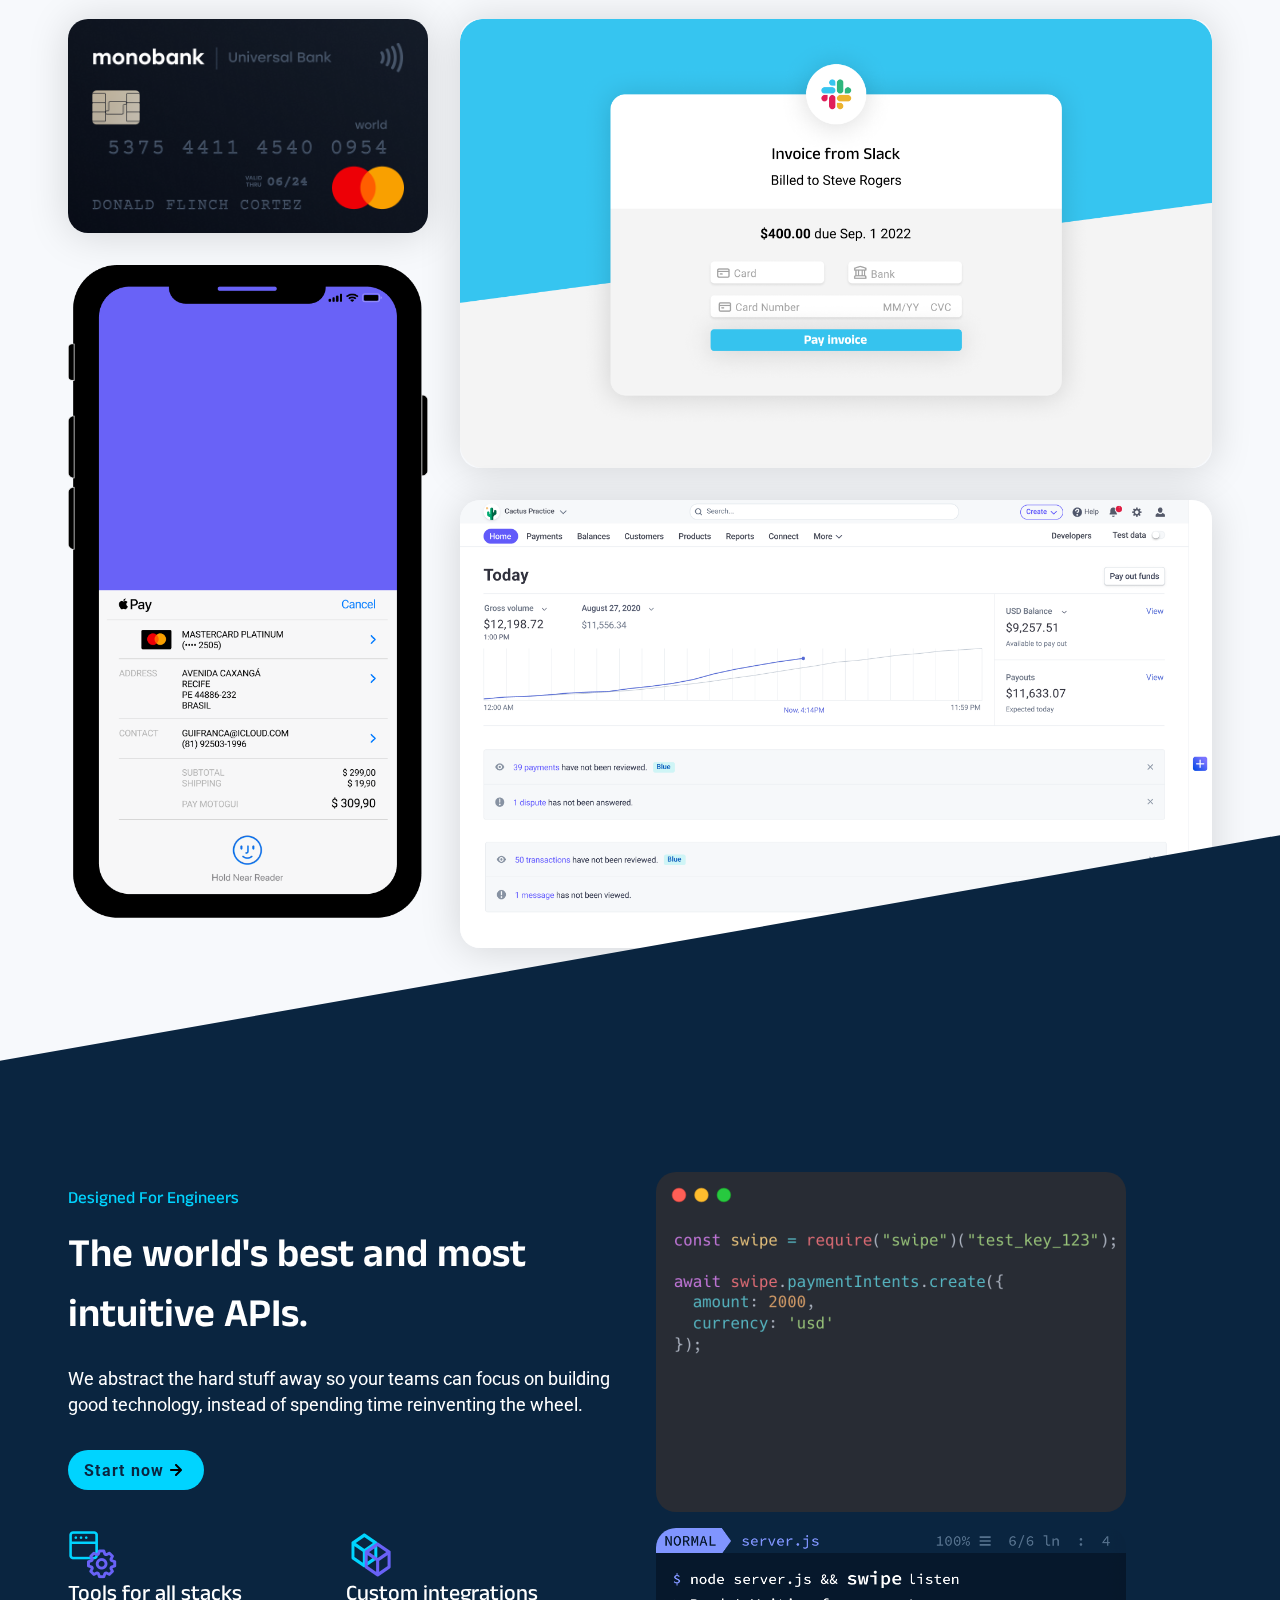
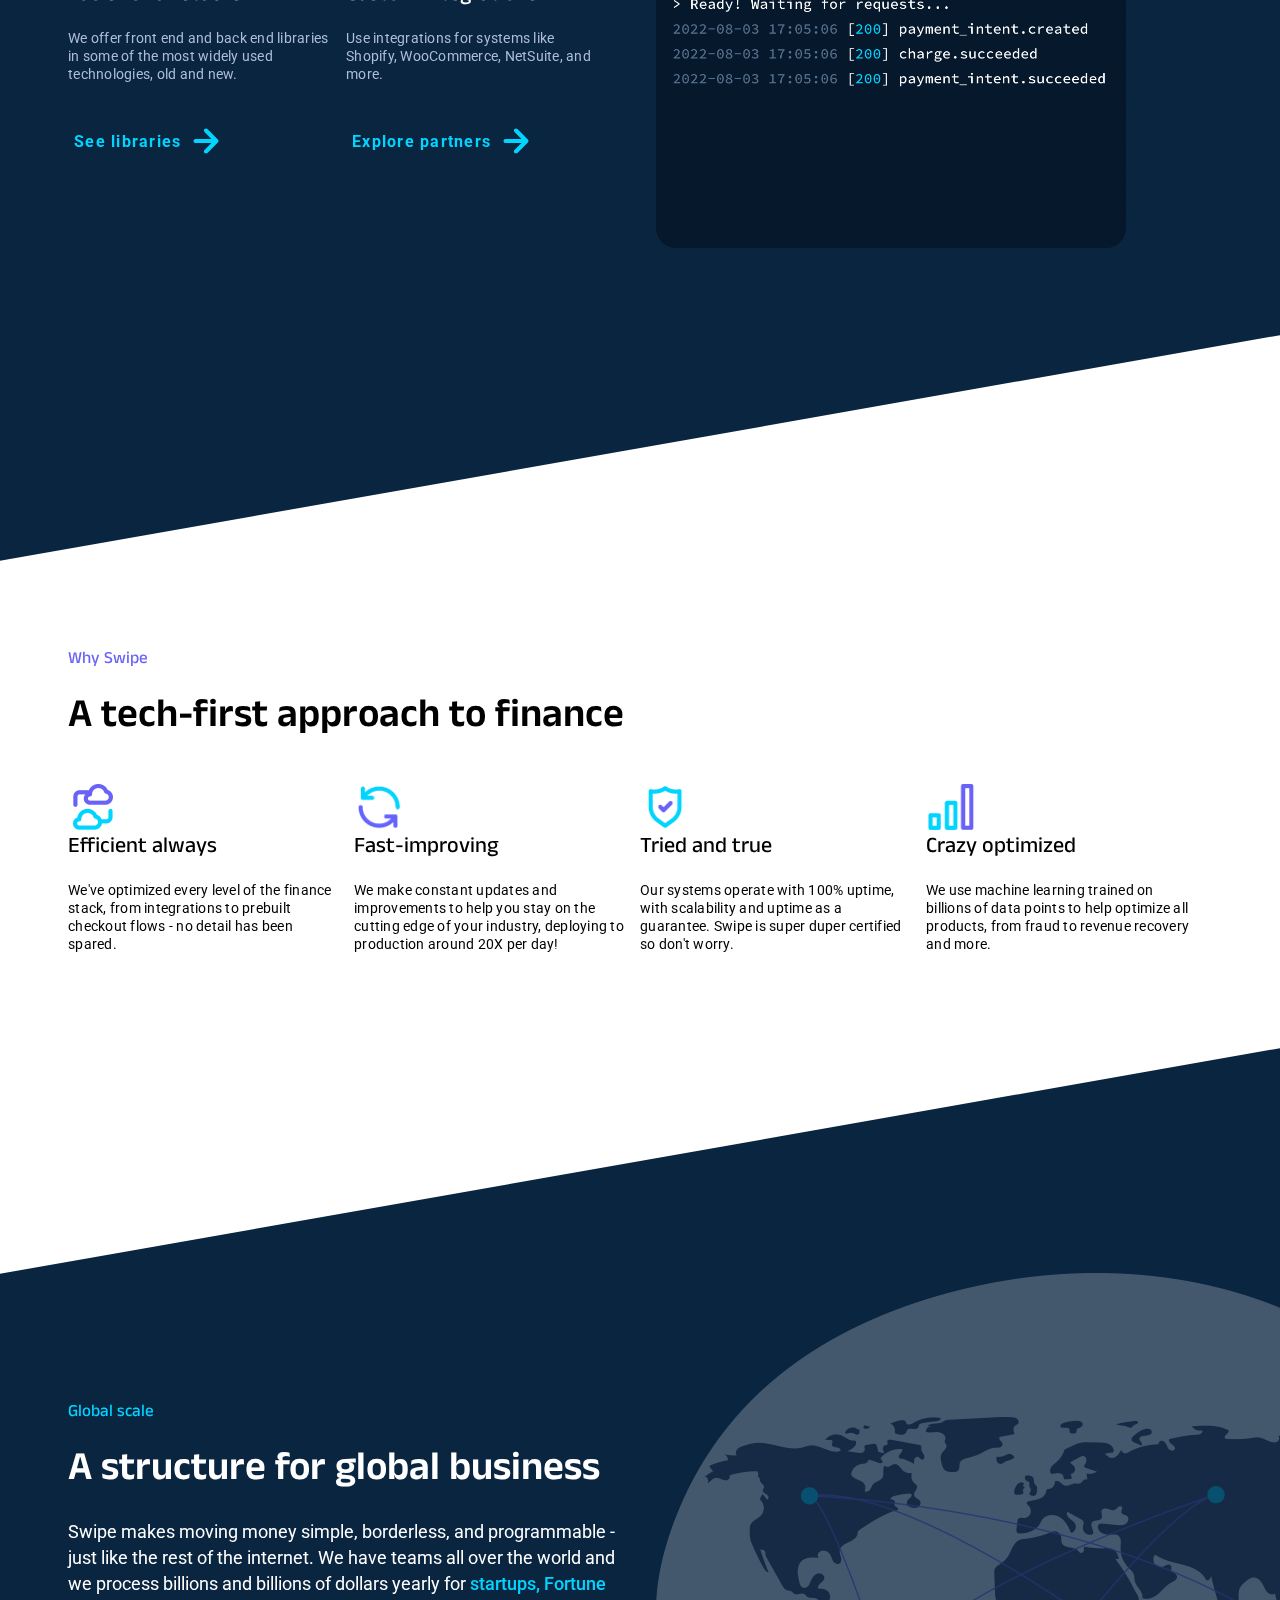
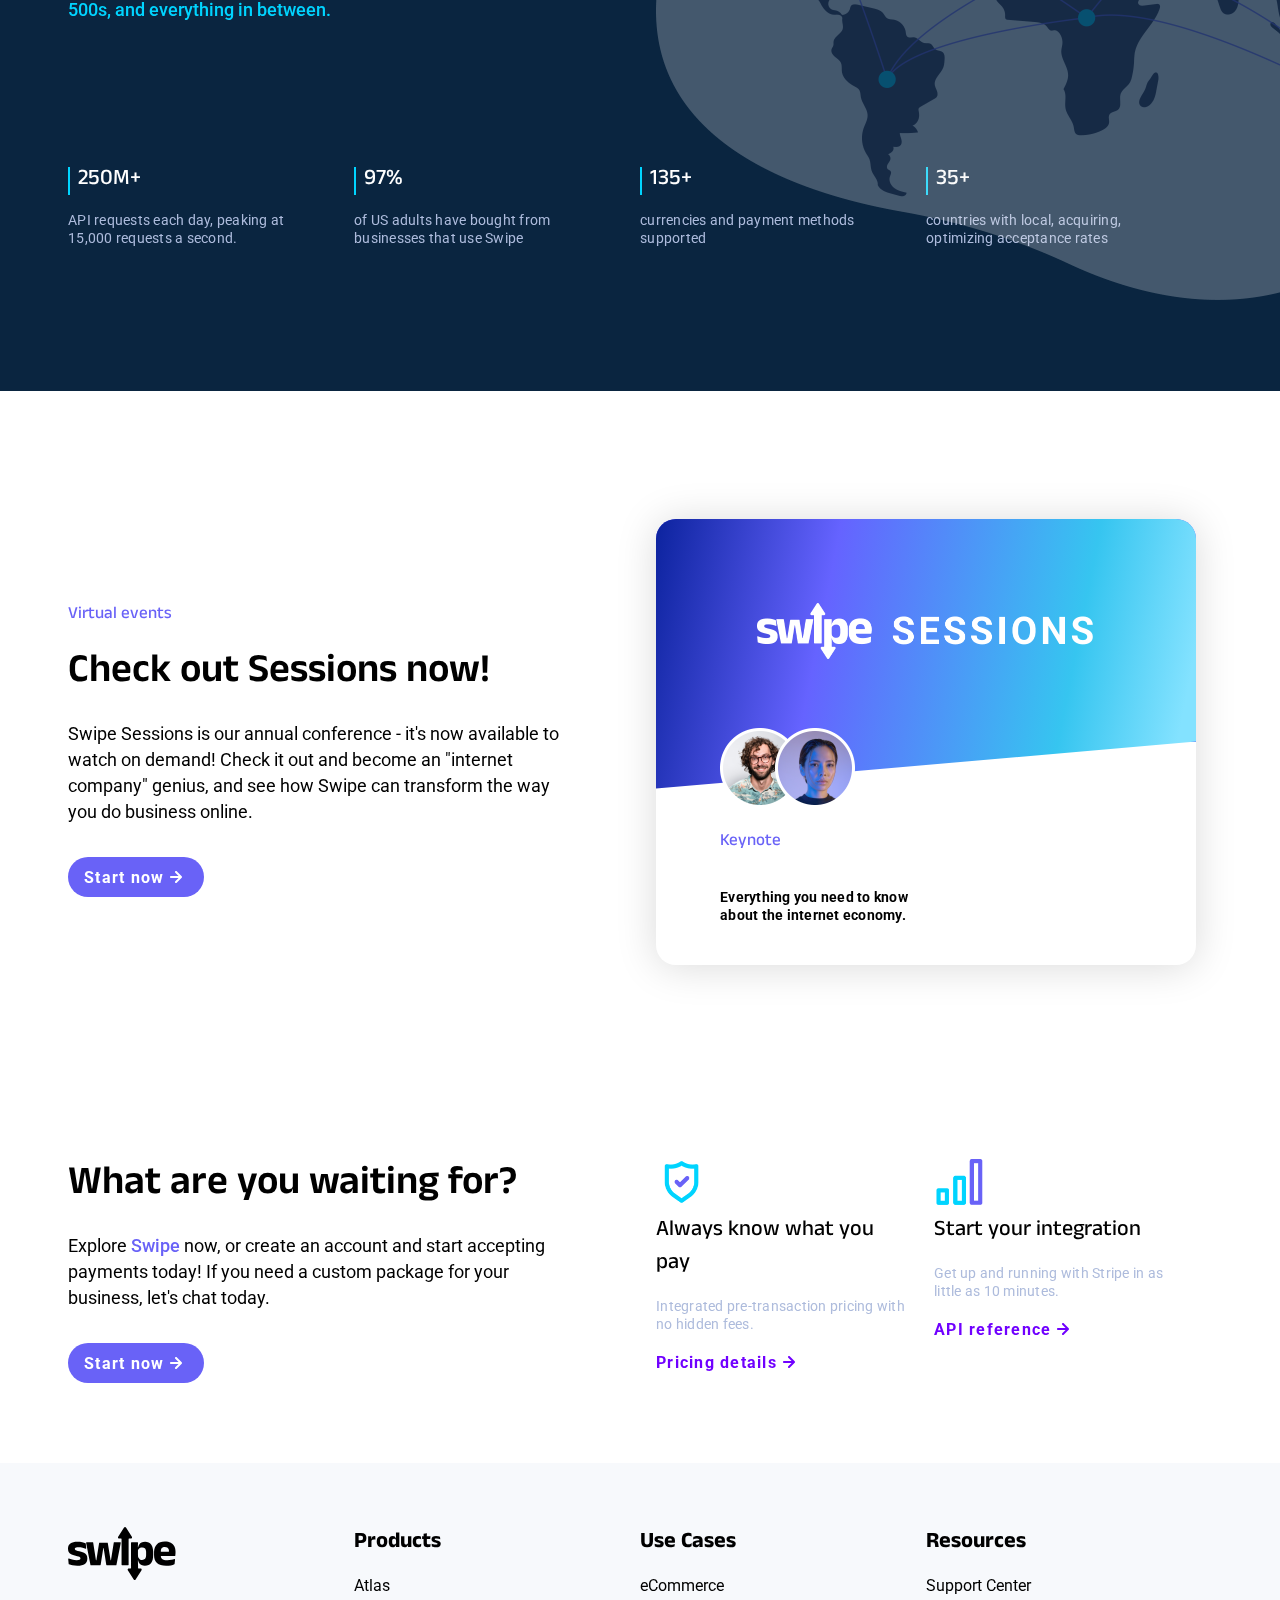
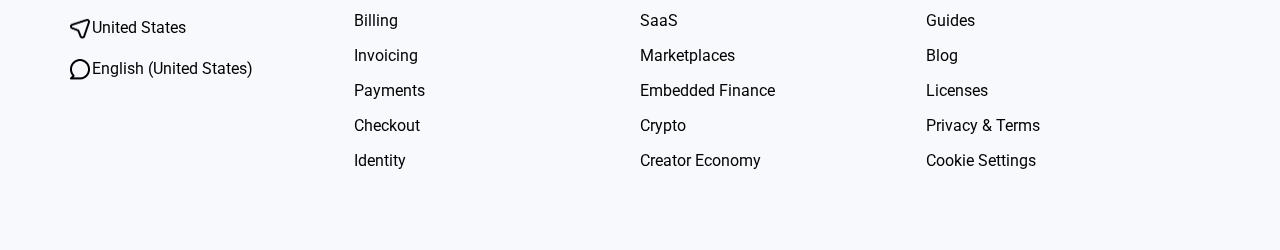
<file: Final_Project_HTML.html>
<!DOCTYPE html>
<html lang="en">
<head>
    <meta charset="UTF-8">
    <meta name="viewport" content="width=device-width, initial-scale=1.0">
    <link rel="stylesheet" href="/FP_Stylesheet.css">
    <!-- <link rel="stylesheet" href="FP_Stylesheet.css"> -->
    <link rel="preconnect" href="https://fonts.googleapis.com">
    <link rel="preconnect" href="https://fonts.gstatic.com" crossorigin>
    <link href="https://fonts.googleapis.com/css2?family=Anek+Telugu:wght@300;400;500;600;700&family=Roboto:wght@300;400;500;700&display=swap" rel="stylesheet">
    <title>Swipe</title>
</head>
<body>
    <nav class="navbar">
        <img src="./assets/logo-white.svg" alt="Swipe, Inc.">
        <ul class="menu">
            <li><a href="https://en.wikipedia.org/wiki/Product">Products</a></li>
            <li><a href="https://en.wikipedia.org/wiki/Solution_(chemistry)">Solutions</a></li>
            <li><a href="https://developer.mozilla.org/en-US/">Developers</a></li>
            <li><a href="https://developer.mozilla.org/en-US/">Resources</a></li>
            <li><a href="https://goldprice.org/">Pricing</a></li>
        </ul>

        <div class="hamburger-button">
            <div class="bar1"></div>
            <div class="bar2"></div>
            <div class="bar3"></div>
        </div>

        <button class="primary-button navbar-button"><a href="https://google.com">Sign In</a></button>
 
    </nav>

    <nav class="mobileNav">
        <a href="https://google.com">Sign In</a>
        <a href="https://en.wikipedia.org/wiki/Product">Products</a>
        <a href="https://en.wikipedia.org/wiki/Solution_(chemistry)">Solutions</a>
        <a href="https://developer.mozilla.org/en-US/">Developers</a>
        <a href="https://developer.mozilla.org/en-US/">Resources</a>
        <a href="https://goldprice.org/">Pricing</a>
    </nav>


<main>
<!-- GRADIENT BACKGROUND -->
    <canvas id="gradient-canvas"></canvas> <!--making this line makes it selectable/styleable in CSS-->

<!-- HERO SECTION -->
    <div class="hero">
        <div class="section-container two-column">
            <div class="col-left">
                <h1>Payments Infrastructure for the world</h1>
                <p>
                    Tons of companies all over the world use Swipe's seamless platform to manage their 
                    business's entire financial transaction infrastructure online.
                </p>

                <div class="button-container"> <!--This makes poitioning (and styling?) the buttons easier-->
                    <button class="primary-button with-icon">
                        Start now
                        <img src="./assets/arrow-right-light.svg" alt="">
                    </button>
                    <button class="secondary-button with-icon">
                        Contact sales
                        <img src="./assets/arrow-right-purple.svg" alt="">
                    </button>
                </div>
            </div>
            <div class="col-right hero-phone-container">
                <img class="hero-phone" src="./assets/hero-phone.png" alt="">
            </div>
        </div>

    </div>

<!-- PARTNERS SECTION -->
    <div class="partners-section">
        <div class="section-container"> <!--this holds the max width parameter in CSS-->
            <div class="partners-grid">
                <img src="./assets/instacart.png" alt="Instacart">
                <img src="./assets/salesforce.png" alt="Salesforce">
                <img src="./assets/amazon.png" alt="Amazon">
                <img src="./assets/slack.png" alt="Slack">
                <img src="./assets/shopify.png" alt="Shopify">
                <img src="./assets/google.png" alt="Google">
                <img src="./assets/lyft.png" alt="Lyft">
                <img src="./assets/zoom.png" alt="Zoom">

            </div>
        </div>
    </div>

<!-- UNIFIED PLATFORM SECTION -->
    <div class="unified-platform-section">
       <div class="section-container"> <!-- this gives us the max width we're after -->
        <p class="subtitle">Unified platform</p>
        <h2>All the payment products you'll ever need</h2>

        <div class="two-column">
            <div class="col-left">
                <p>We've got everything you'll ever need and more to build websites
                    and apps that handle payments, payouts, and much more. Swipe's products 
                    power payments for <a href="https://mccartenviolins.com/">all kinds of retailers</a>, <a href="https://hopeartistevillage.com/directory/">all kinds of businesses</a>, <a href="">software platforms & marketplaces</a>,
                    and everything in between.
                </p>
            </div>
            <div class="col-right">
                <p>We also help <a href="https://www.antifraudcentre-centreantifraude.ca/index-eng.htm">companies tackle fraud</a>, 
                    <a href="https://quickbooks.intuit.com/accounting/invoicing/">issue invoices</a>, <a href="https://www.someecards.com/">send virtual and physical cards</a>, 
                    <a href="https://www.nerdwallet.com/article/finance/money-management">manage financing</a>, <a href="">wrangle business spend</a>, and much more.</p>
            </div>
        </div>

        <button class="primary-button with-icon">
            Start now
            <img src="./assets/arrow-right-light.svg" alt="">
        </button>
           
      </div>
    </div>

    <!-- GRAPHIC SECTION -->
    <div class="graphic-section">
        <div class="section-container">
            <div class="graphic-grid">
                <img src="./assets/credit-card.png" alt="Credit Card Image" id="credit-card">
                <img src="./assets/slack-invoice.png" alt="Slack Invoice" id="slack-invoice">
                <img src="./assets/phone.png" alt="Phone" id="phone">
                <img src="./assets/dash.png" alt="Dashboard" id="dash">
            </div>
        </div>

    </div>

    <!--INTEGRATIONS SECTION-->
    <div class="integrations-section"><!--allows us to style this section easily-->
        <div class="section-container two-column">
            <div class="col-left">
                
                <p class="subtitle2">Designed For Engineers</p>
                
                <h2>The world's best and most intuitive APIs.</h2>
                
                <p>We abstract the hard stuff away so your teams can focus on building good technology,
                    instead of spending time reinventing the wheel.</p>
                
                    <button class="primary-button with-icon">
                        Start now
                        <img src="./assets/arrow-right-dark.svg" alt="">
                    </button>
                
                <div class="card-container">
                    <div class="card">
                        <img src="./assets/tools-icon.png" alt="tools-icon">
                        <h3>Tools for all stacks</h3>
                        <p class="secondary-text">We offer front end and back end libraries in some of the most widely used technologies, old and new.</p>
                        <button class="secondary-button with-icon">
                            See libraries
                            <img src="./assets/arrow-right-blue.svg" alt="">
                        </button>
                    </div>

                    <div class="card">
                        <img src="./assets/cube-icon.png" alt="cube-icon">
                        <h3>Custom integrations</h3>
                        <p class="secondary-text">Use integrations for systems like Shopify, WooCommerce, NetSuite, and more.</p>
                        <button class="secondary-button with-icon">
                            Explore partners
                            <img src="./assets/arrow-right-blue.svg" alt="">
                        </button>
                    </div>

                </div>

            </div>

            <div class="col-right">
                <img src="./assets/api-code.png" alt="" id="api-code">
                <img src="./assets/terminal-code.png" alt="" id="terminal-code">

            </div>
        </div>
    </div>


    <!--WHY SWIPE SECTION-->
    <div class="why-swipe-section"> <!-- allows us to specifically style this section easily-->
        <div class="section-container"> <!-- this gives us the max width we're after. We used a generic class name as it gets reused a lot -->
            <p class="subtitle">Why Swipe</p>
            <h2>A tech-first approach to finance</h2>
            <div class="card-container">
                
                <div class="card">
                    <img src="./assets/cloud-icon.png" alt="cloud-icon">
                    <h3>Efficient always</h3>
                    <p class="secondary-text">We've optimized every level of the finance stack, from integrations to prebuilt checkout flows - no detail has been spared.</p>
                </div>

                <div class="card">
                    <img src="./assets/cycle-icon.png" alt="cycle-icon">
                    <h3>Fast-improving</h3>
                    <p class="secondary-text">We make constant updates and improvements to help you stay
                        on the cutting edge of your industry, deploying to 
                        production around 20X per day!</p>
                </div>

                <div class="card">
                    <img src="./assets/shield-icon.png" alt="shield-icon">
                    <h3>Tried and true</h3>
                    <p class="secondary-text">Our systems operate with 100% uptime, with scalability and uptime as a guarantee. Swipe is super duper certified so don't worry.</p>
                </div>

                <div class="card">
                    <img src="./assets/bars-icon.png" alt="bars-icon">
                    <h3>Crazy optimized</h3>
                    <p class="secondary-text">We use machine learning trained on billions of data points to help optimize all products, from fraud to revenue recovery and more.</p>
                </div>

            </div>
        </div>
    </div>


<!-- GLOBAL SECTION -->
<div class="global-section">
    <div class="section-container">
       <div class="two-column">
        <div class="col-left">
            <p class="subtitle2">Global scale</p>
            <h2>A structure for global business</h2>
            <p>Swipe makes moving money simple, borderless, and programmable - 
                just like the rest of the internet. We have teams all over the world and
                we process billions and billions of dollars yearly for <a href="">startups, Fortune
                500s, and everything in between.</a>
            </p>
        
        
        </div>

        <div class="col-right">
            <img id="globe" src="./assets/global-graphic.png" alt="">
        </div>
       </div> 

       <div class="card-container">
            <div class="card">
                <h3>250M+</h3>
                <p class="secondary-text">
                    API requests each day, peaking at 15,000 requests a second.
                </p>
            </div>

            <div class="card">
                <h3>97%</h3>
                <p class="secondary-text">
                    of US adults have bought from businesses that use Swipe
                </p>
            </div>

            <div class="card">
                <h3>135+</h3>
                <p class="secondary-text">
                    currencies and payment methods supported
                </p>
            </div>

            <div class="card">
                <h3>35+</h3>
                <p class="secondary-text">
                    countries with local, acquiring, optimizing acceptance rates
                </p>
            </div>
    </div>
</div>
</div>

<!-- Virtual Events Section-->
    <div class="virtual-events-section">
        <div class="section-container two-column">
            <div class="col-left">
                <p class="subtitle">Virtual events</p>
                <h2>Check out Sessions now!</h2>
                <p>Swipe Sessions is our annual conference - it's now available to watch on demand! Check it out and 
                    become an "internet company" genius, and see how Swipe can transform the way you do business online.
                </p>
                <button class="primary-button with-icon">Start now 
                    <img src="./assets/arrow-right-light.svg" alt="">
                </button>
            </div>
            <div class="col-right">
                <div class="swipe-sessions-card">
                    <div class="card-top"> <!-- nesting a bunch of divs -->
                        <img id="sessions-logo" src="./assets/swipe-sessions.png" alt="">
                        <div class="avatars">
                        <img src="./assets/avatar2.png" alt="">
                        <img src="./assets/avatar1.png" alt="">
                        </div>
                    </div>
                    <div class="card-bottom">
                        <div class="card content">
                            <p class="subtitle">Keynote</p>
                            <p class="secondary-text">Everything you need to know about the internet economy.</p>
                        </div>
                    </div>
                </div>
            </div>
        </div>
    </div>

    <!--GETTING STARTED SECTION-->
    <div class="getting-started-container">
        <div class="section-container two-column">
            <div class="col-left">
                <h2>What are you waiting for?</h2>
                <p>Explore <a href="#">Swipe</a> now, or create an account and start accepting payments today! If you need a custom package for your
                  business, let's chat today.</p>
                  <button class="primary-button with-icon">
                    Start now
                    <img src="./assets/arrow-right-light.svg" alt="">
                  </button>
            </div>
            <div class="col-right">
                  <div class="card">
                    <img class="icon" src="./assets/shield-icon.png" alt="">
                    <h3>Always know what you pay</h3>
                    <p class="secondary-text">Integrated pre-transaction pricing with no hidden fees.</p>
                    <button class="secondary-button with-icon">
                        Pricing details
                        <img src="./assets/arrow-right-purple.svg" alt="">
                    </button>
                  </div>

                  <div class="card">
                    <img class="icon" src="./assets/bars-icon.png" alt="">
                    <h3>Start your integration</h3>
                    <p class="secondary-text">Get up and running with Stripe in as little as 10 minutes.</p>
                    <button class="secondary-button with-icon">
                        API reference
                        <img src="./assets/arrow-right-purple.svg" alt="">
                    </button>
                  </div>
                   
            </div>


        </div>
    </div>

    <footer class="footer">
        <div class="section-container">
            <div class="col">
                <img src="./assets/logo-dark.svg" alt="" id="footer-logo">
                <div class="icon-link">
                    <img src="./assets/location-icon.png" alt="">
                    <a href="https://www.census.gov/quickfacts/fact/table/US/PST045222">United States</a>
                </div>
                <div class="icon-link">
                    <img src="./assets/comment-icon.png" alt="">
                    <a href="https://www.census.gov/quickfacts/fact/table/US/PST045222">English (United States)</a>
                </div>
            </div>

            <div class="col">
                <h3>Products</h3>
                <ul>
                    <li><a href="https://www.britannica.com/topic/Atlas-Greek-mythology">Atlas</a></li>
                    <li><a href="https://www.billingsmt.gov/">Billing</a></li>
                    <li><a href="https://www.techsmith.com/blog/voice-over/">Invoicing</a></li>
                    <li><a href="https://tenor.com/search/where-is-my-money-gifs">Payments</a></li>
                    <li><a href="https://www.cnn.com/2023/11/13/business/self-checkout-stores-shopping/index.html">Checkout</a></li>
                    <li><a href="https://collegewares.com/products/identity-theft-is-not-a-joke">Identity</a></li>
                </ul>
            </div>

            <div class="col">
                <h3>Use Cases</h3>
                <ul>
                    <li><a href="https://www.britannica.com/topic/Atlas-Greek-mythology">eCommerce</a></li>
                    <li><a href="https://www.billingsmt.gov/">SaaS</a></li>
                    <li><a href="https://www.techsmith.com/blog/voice-over/">Marketplaces</a></li>
                    <li><a href="https://tenor.com/search/where-is-my-money-gifs">Embedded Finance</a></li>
                    <li><a href="https://www.cnn.com/2023/11/13/business/self-checkout-stores-shopping/index.html">Crypto</a></li>
                    <li><a href="https://collegewares.com/products/identity-theft-is-not-a-joke">Creator Economy</a></li>
                </ul>
            </div>
            <div class="col">
                <h3>Resources</h3>
                <ul>
                    <li><a href="https://www.britannica.com/topic/Atlas-Greek-mythology">Support Center</a></li>
                    <li><a href="https://www.billingsmt.gov/">Guides</a></li>
                    <li><a href="https://www.techsmith.com/blog/voice-over/">Blog</a></li>
                    <li><a href="https://tenor.com/search/where-is-my-money-gifs">Licenses</a></li>
                    <li><a href="https://www.cnn.com/2023/11/13/business/self-checkout-stores-shopping/index.html">Privacy & Terms</a></li>
                    <li><a href="https://collegewares.com/products/identity-theft-is-not-a-joke">Cookie Settings</a></li>
                </ul>
            </div>

        </div>
    </footer>


</main>

    <script src="FinalProject.js"></script>
    <script src="gradient.js"></script> <!--links JS to HTML. done at the bottom of the body-->

</body>
</html>
</file>
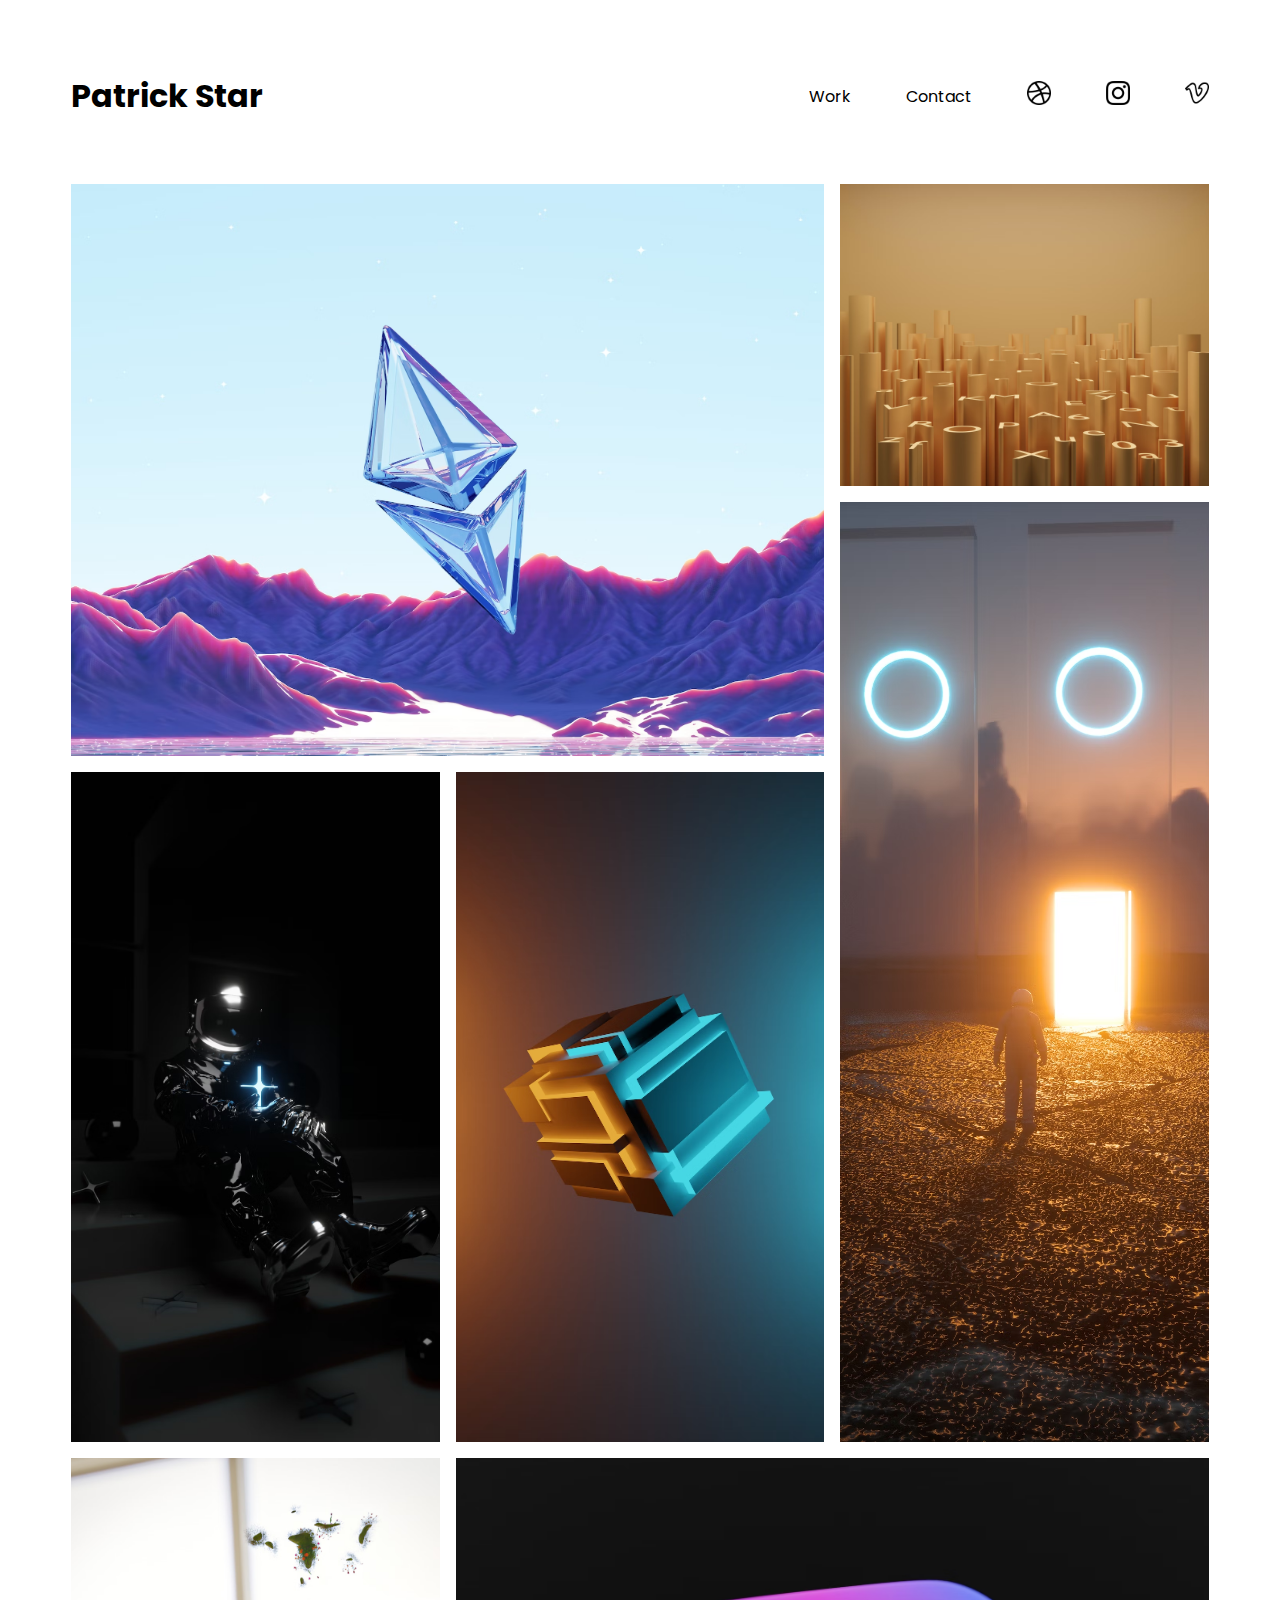
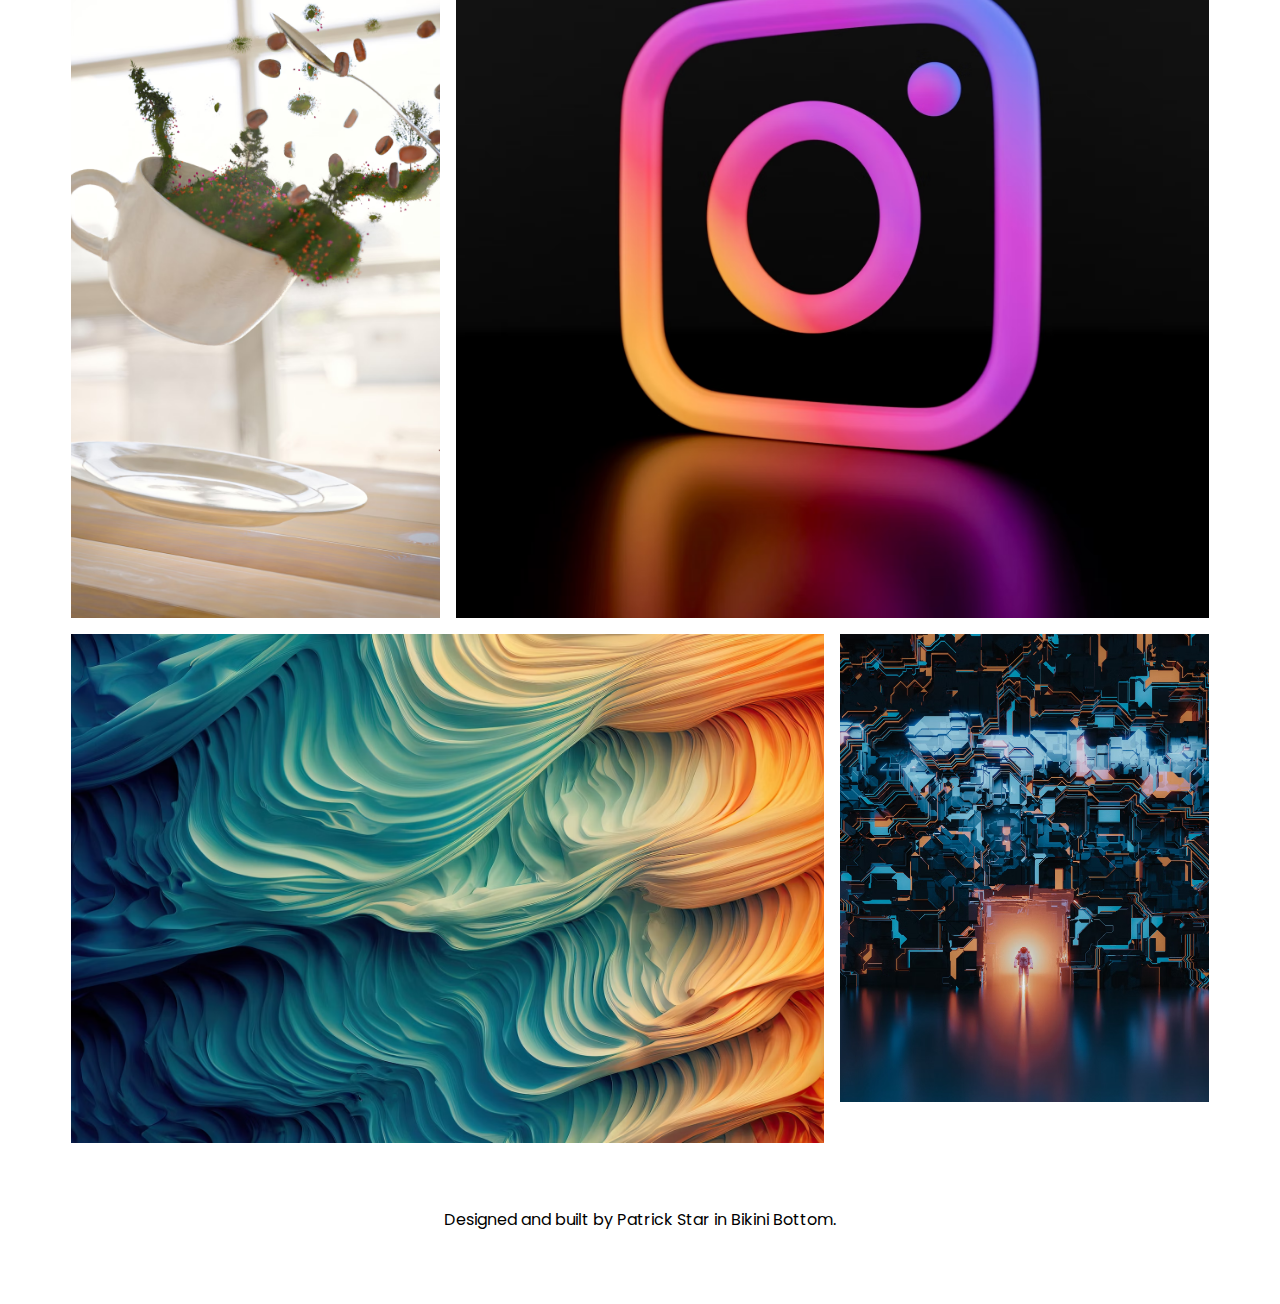
<file: Grid_index.html>
<!DOCTYPE html>
<html lang="en">

<head>
    <meta charset="UTF-8" />
    <meta http-equiv="X-UA-Compatible" content="IE=edge" />
    <meta name="viewport" content="width=device-width, initial-scale=1.0" />
    <link rel="stylesheet" href="Grid_index.css" />

    <link rel="preconnect" href="https://fonts.googleapis.com">
    <link rel="preconnect" href="https://fonts.gstatic.com" crossorigin>
    <link href="https://fonts.googleapis.com/css2?family=Open+Sans:wght@300;400;500;700&family=Poppins:wght@400;700&display=swap" rel="stylesheet">

    <title>Portfolio Site</title>
</head>

<body>


  <div class="container">  

    <header class="navbar">
        
        <div class="left">Patrick Star</div>

        <nav class="right">
            <a href="https://en.wikipedia.org/wiki/Work_(human_activity)">Work</a>
            <a href="https://www.linkedin.com/in/spencer-hobbs-ms-a7633926/">Contact</a>
            <a href="https://en.wikipedia.org/wiki/Basketball"><img src="dribble_icon.png" alt=""></a>
            <a href="https://www.instagram.com/"><img src="insta_icon.png" alt=""></a>
            <a href="https://spongebob.fandom.com/wiki/Patrick_Star"><img src="v_icon.png" alt=""></a>
        </nav>

        <div class="hamburger">
            <div class="bar bar1"></div>
            <div class="bar bar2"></div>
            <div class="bar bar3"></div>
        </div>
    
    </header>

    <nav class="mobileNav">
        <a href="https://en.wikipedia.org/wiki/Work_(physics)">Work</a>
        <a href="https://www.linkedin.com/in/spencer-hobbs-ms-a7633926/">Contact</a>
        <a href="https://en.wikipedia.org/wiki/Basketball"><img src="dribble_icon.png" alt=""></a>
        <a href="https://www.instagram.com/"><img src="insta_icon.png" alt=""></a>
        <a href="https://spongebob.fandom.com/wiki/Patrick_Star"><img src="v_icon.png" alt=""></a>
    </nav>


    <div class="project-grid">

        <div class="project" id="eth">
            <img src="eth.avif" alt="Reflective wireframe diamond with a background of purple mountain range">
            <a class="link" href="https://mr-hobbs.github.io/"><p class="overlay">CLICK</p></a>
        </div>

        <div class="project" id="alphabet">
            <img src="alphabet.avif" alt="Sand colored columns in the shape of letters rising from the bottom">
            <a class="link" href="https://en.wikipedia.org/wiki/Wikipedia:Unusual_articles?fbclid=IwAR1KjS2vV7A-0Su0_lZxGnhhd2prsAFpJ8Fx8HY2DI98tnGqs-c6ygM1Iys"><p class="overlay">CLICK</p></a>
        </div>

        <div class="project" id="traveler">
            <img src="traveler.avif" alt="A spacesuited human faces away from the user towards a bright glowing yellow doorway">
            <a class="link" href="https://sciencevsmagic.net/?fbclid=IwAR27jboPcrRoRYKT01kHRL2loftWpkeBthJgiWYxZ7pJYI1PZHYUdk5CNjY"><p class="overlay">CLICK</p></a>
        </div>

        <div class="project" id="cube">
            <img src="cube.avif" alt="A light blue and light orange glowing cube made of smaller cubes floats in nothingness">
            <a class="link" href="https://mr-hobbs.github.io/"><p class="overlay white">CLICK</p></a>
        </div>

        <div class="project" id="astro">
            <img src="astro.avif" alt="A person in a black spacesuit sits on steps facing the user">
            <a class="link" href="https://www.patatap.com/?fbclid=IwAR05DcPALESY8hOuqTPDhgUyaLqHXWOWZXQK4qgGlRKf7kYiCTz1xehKIVM"><p class="overlay white">CLICK</p></a>
        </div>

        <div class="project" id="cup">
            <img src="cup.avif" alt="A falling teacup, it's mossy plant contents and coffee beans tumbling out as it falls">
            <a class="link" href="https://mr-hobbs.github.io/"><p class="overlay">CLICK</p></a>
        </div>

        <div class="project" id="insta">
            <img src="insta.avif" alt="The instagram logo on a black background">
            <a class="link" href="https://mr-hobbs.github.io/"><p class="overlay white">CLICK</p></a>
        </div>

        <div class="project" id="foam">
            <img src="foam.avif" alt="Wavy fabric-like ripples of orange and blue hues.">
            <a class="link" href="https://mr-hobbs.github.io/"><p class="overlay">CLICK</p></a>
        </div>

        <div class="project" id="dimentional">
            <img src="dimensional.avif" alt="A spacesuited human facing the camera about 60 feet away entering a doorway in a cool-colored techno environment.">
            <a class="link" href="https://mr-hobbs.github.io/"><p class="overlay white">CLICK</p></a>
        </div>
    
    </div>

    <footer class="footer"> Designed and built by Patrick Star in Bikini Bottom.</footer>

</div>

    <script src="Grid_index.js"></script>
</body>

</html>
</file>
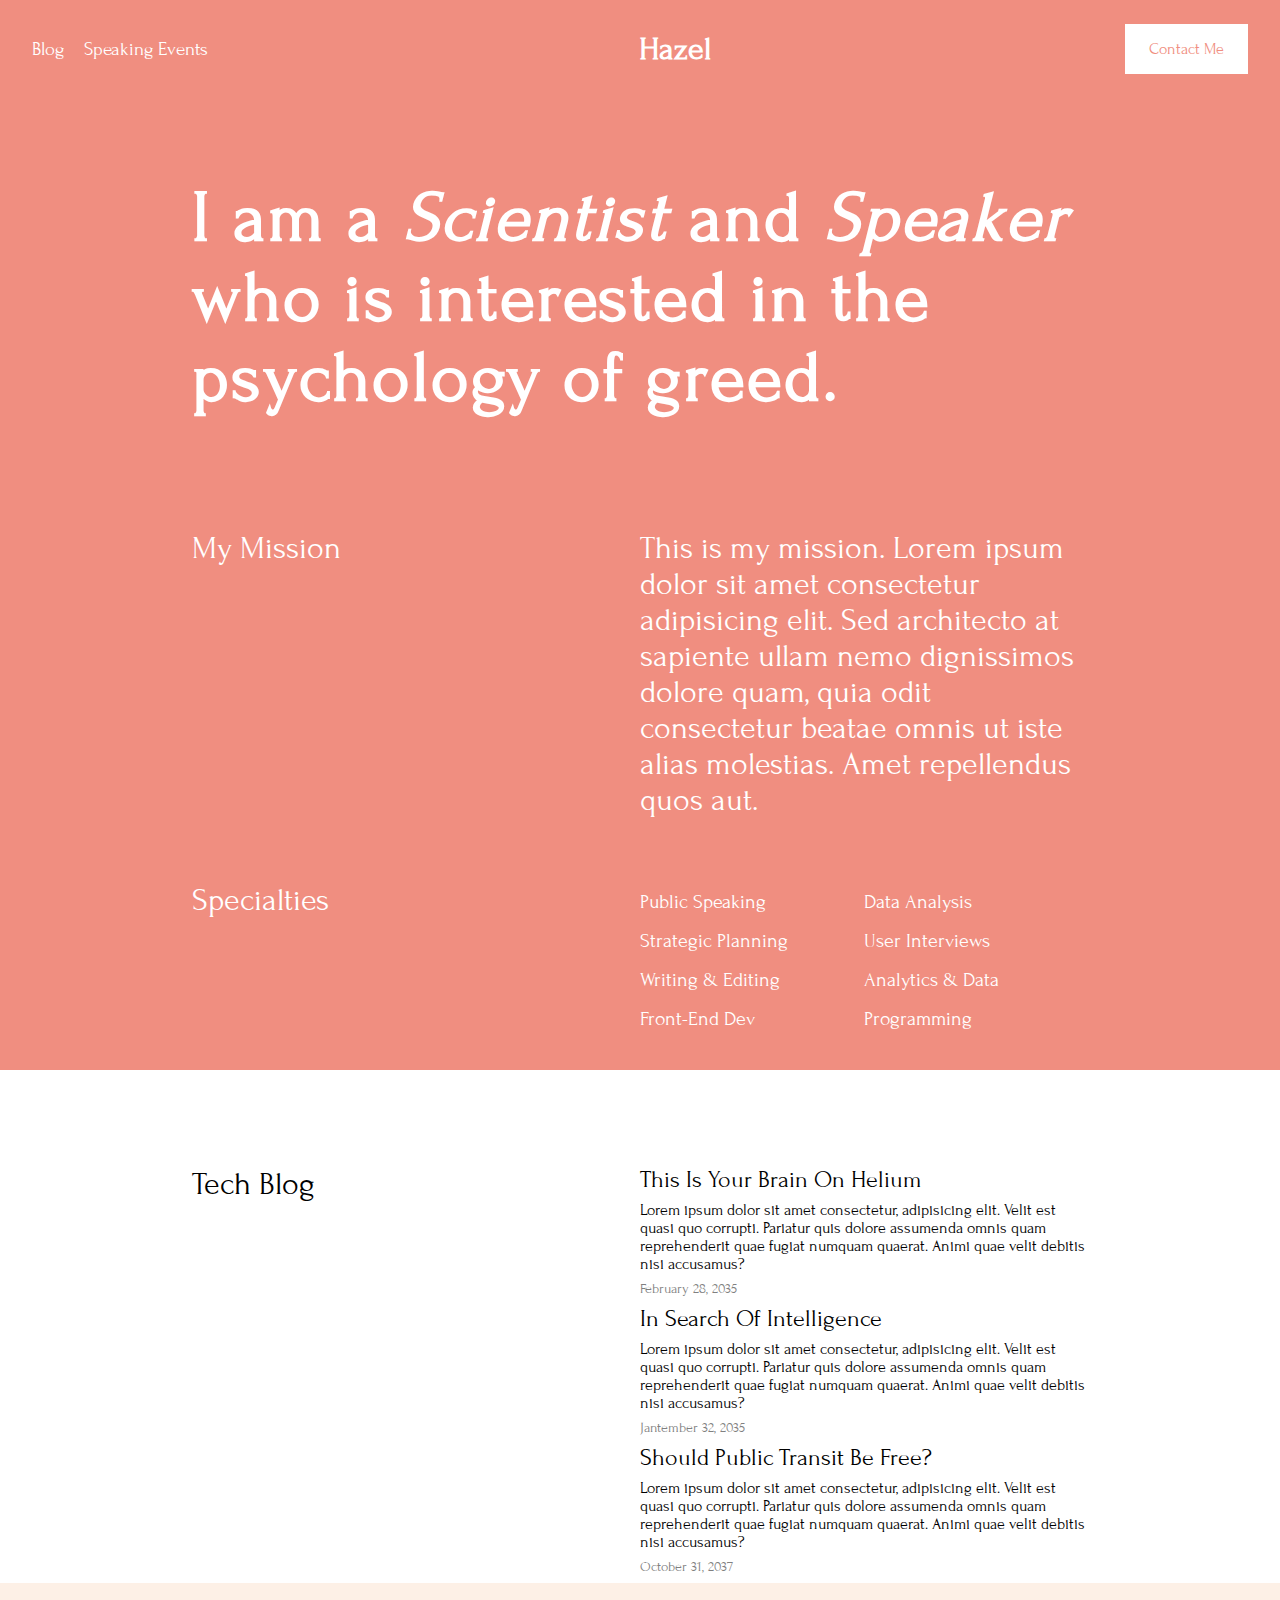
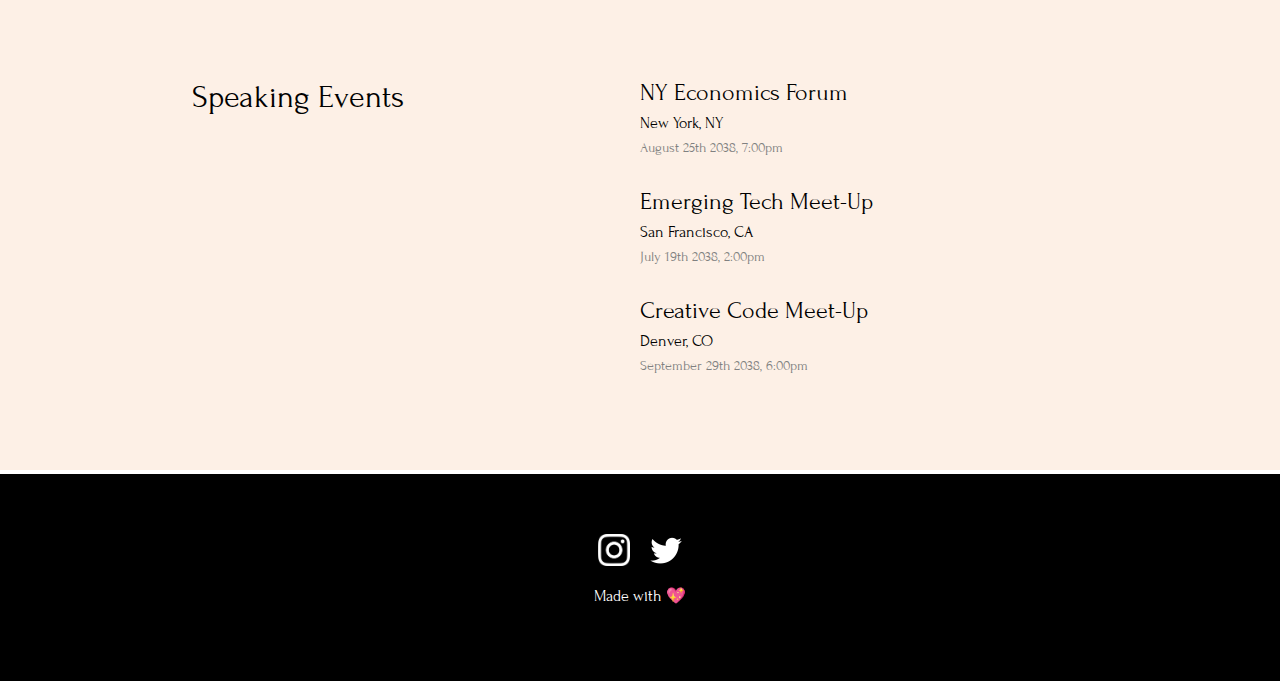
<file: HazelCV.html>
<!DOCTYPE html>
<html lang="en">
<head>
    <meta charset="UTF-8">
    <meta name="viewport" content="width=device-width, initial-scale=1.0">
    <title>Hazel | CV</title>
    <link rel="stylesheet" href="/HazelStylesheet.css">
    <!--<link rel="stylesheet" href="G:/Udemy/Udemy HTML/Hazel CV Project/HazelStylesheet.css">-->
    <link rel="preconnect" href="https://fonts.googleapis.com">
    <link rel="preconnect" href="https://fonts.gstatic.com" crossorigin>
    <link href="https://fonts.googleapis.com/css2?family=Forum&display=swap" rel="stylesheet">
</head>
<body>
    
    <section class="hero">
        <header class="navbar">
            <nav class="links">
                <a href="https://mr-hobbs.github.io/BlogPostMainPage.html">Blog</a>
                <a href="#">Speaking Events</a>
            </nav>       
            <p>Hazel</p>
            <a class="contact" href="https://www.linkedin.com/in/spencer-hobbs-ms-a7633926/">Contact Me</a>
        </header>

    <div class="herocontent">
        <h1 class="tagline">I am a <em>Scientist</em> and <em>Speaker</em> who is interested in the psychology of greed.</h1>
        
        <div class="two-column-section"><!--Wrapping it in a Div-->
        <p class="section-heading">My Mission</p>
        <p>This is my mission. Lorem ipsum dolor sit amet consectetur adipisicing elit. 
            Sed architecto at sapiente ullam nemo dignissimos dolore quam, quia odit 
            consectetur beatae omnis ut iste alias molestias. Amet repellendus quos aut.</p>
        </div>


        <div class="two-column-section"><!--Wrapping it in a Div-->
            <p class="section-heading">Specialties</p>
            <ul>
                <li>Public Speaking</li>
                <li>Data Analysis</li>
                <li>Strategic Planning</li>
                <li>User Interviews</li>
                <li>Writing & Editing</li>
                <li>Analytics & Data</li>
                <li>Front-End Dev</li>
                <li>Programming</li>
            </ul>
            
        </div>

    </div>
    
    </section>

    <section class="blog-section">
        <div class="blog-content">
            
            
            <div class="two-column-section">
                   <p class="section-heading">Tech Blog</p>
                   <div class="blog-posts">
                        <p class="blog-heading">This Is Your Brain On Helium</p>
                        <p class="blog-text">Lorem ipsum dolor sit amet consectetur, adipisicing elit. 
                            Velit est quasi quo corrupti. Pariatur quis dolore assumenda omnis quam 
                            reprehenderit quae fugiat numquam quaerat. Animi quae velit debitis nisi 
                            accusamus?</p>
                        <p class="blog-date">February 28, 2035</p>

                        <p class="blog-heading">In Search Of Intelligence</p>
                        <p class="blog-text">Lorem ipsum dolor sit amet consectetur, adipisicing elit. 
                            Velit est quasi quo corrupti. Pariatur quis dolore assumenda omnis quam 
                            reprehenderit quae fugiat numquam quaerat. Animi quae velit debitis nisi 
                            accusamus?</p>
                        <p class="blog-date">Jantember 32, 2035</p>

                        <p class="blog-heading">Should Public Transit Be Free?</p>
                        <p class="blog-text">Lorem ipsum dolor sit amet consectetur, adipisicing elit. 
                            Velit est quasi quo corrupti. Pariatur quis dolore assumenda omnis quam 
                            reprehenderit quae fugiat numquam quaerat. Animi quae velit debitis nisi 
                            accusamus?</p>
                        <p class="blog-date">October 31, 2037</p>
                    </div>

            </div>

        </div>

    </section>

    <section class="events-section">
        <div class="events-content">
                <div class="two-column-section">
                    <p class="section-heading">Speaking Events</p>
                    <div class="events-card">
                        <p class="event-title">NY Economics Forum</p>
                        <p class="event-location">New York, NY</p>
                        <p class="event-date">August 25th 2038, 7:00pm</p>

                        <p class="event-title">Emerging Tech Meet-Up</p>
                        <p class="event-location">San Francisco, CA</p>
                        <p class="event-date">July 19th 2038, 2:00pm</p>

                        <p class="event-title">Creative Code Meet-Up</p>
                        <p class="event-location">Denver, CO</p>
                        <p class="event-date">September 29th 2038, 6:00pm</p>
                    </div>
                </div>
        </div>
    </section>

    <footer>
        <div class="footer-content">
            <img src="instagram.png" alt="">
            <img src="twitter.png" alt="">
            <p>Made with 💖</p>
        </div>

    </footer>

</body>
</html>
</file>
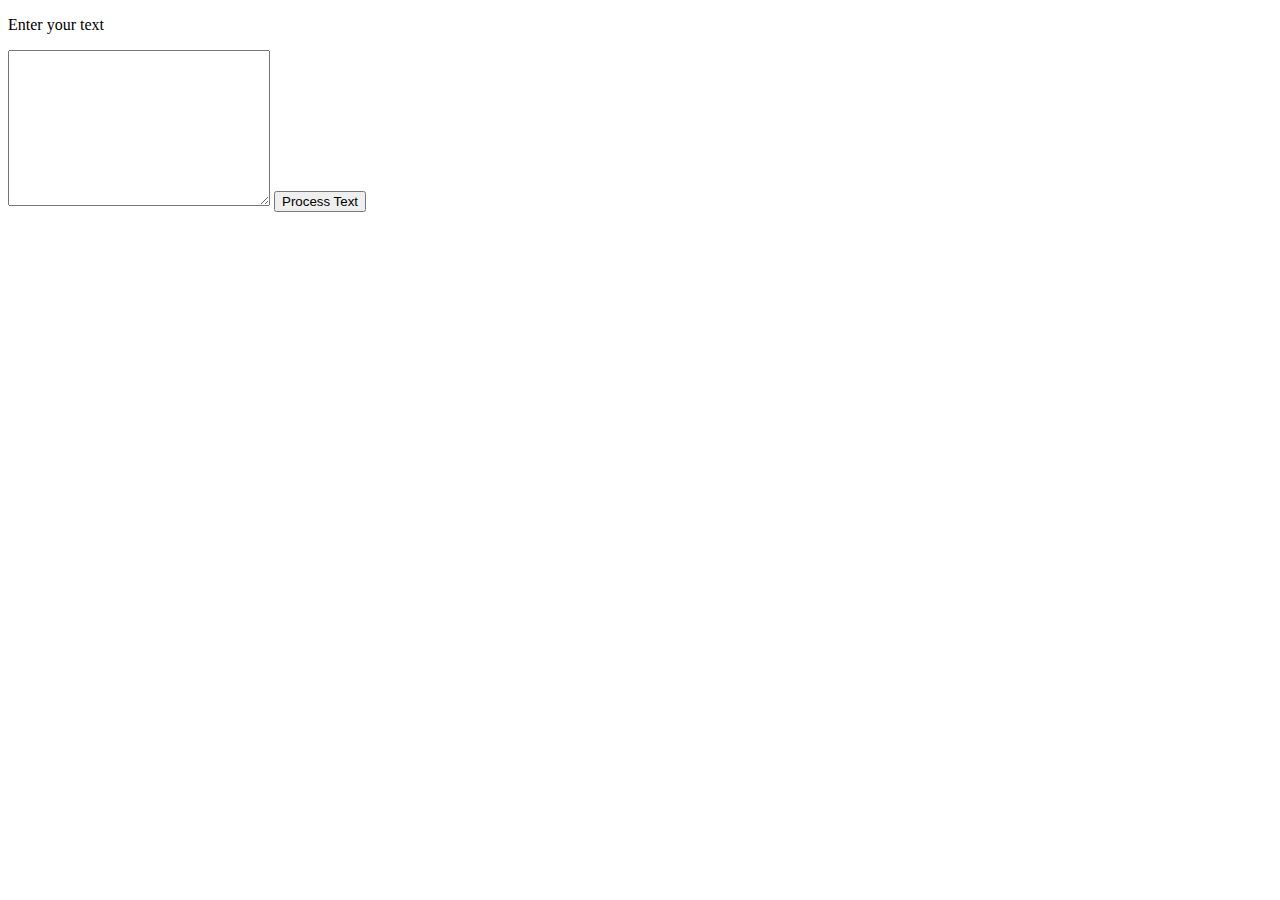
<file: strings.html>
<!DOCTYPE html>
<html lang="en">
<head>
    <meta charset="UTF-8">
    <meta name="viewport" content="width=device-width, initial-scale=1.0">
    <title>Document</title>
</head>
<body>
    <p>Enter your text</p>
    <textarea name="" id="userString" cols="30" rows="10"></textarea>
    <button id="btnString">Process Text</button>
    <div id="output"></div>

<script>
    const btnString = document.getElementById('btnString');

    btnString.onclick = (e) => {
        let out = "";
        let userString = document.getElementById("userString").value;

        let stringCount = userString.length;
        out += "<h2>String Information</h2>";
        out += "Characters: " + stringCount + "<br/>";

        //Position and Unicode
        out += "<h3>Character Position</h3>";
        let x = 0;
        while(x < stringCount) {
            out += x + ": " + userString.charAt(x) +
            " Unicode: " + userString.charCodeAt(x)
            + "<br/>";
            x++;
        }

        
        //Ends With
        if(userString.endsWith(".")) {
            out += "<p>It DOES end with .</p>"
        }else {
            out += "<p>It does NOT end with .</p>"
        }

        //Character Position
        // for future do an if statement if it = -1 then display something else
        out += "<p>The first 'e' is at position " + 
        userString.indexOf('e') + ".";
        out += "<br>The last 'e' is at position " + 
        userString.lastIndexOf('e') + ".</p>";

        //Character Replacement
        out += "<p>Replacements Made: <br/>" + userString.replace(/[A-Z]/g, "X");
        out += "</p>";
        
        //Split into an array
        let family = "Mark Brett Joan Rick Kerry"
        let fmailyArray = family.split(' ');
        for(let x = 0; x < fmailyArray.length; x++) {
            out += fmailyArray[x];
            out += " ";
        }

        // Display the generated output
        document.getElementById('output').innerHTML = out;

    }
</script>


</body>
</html>
</file>
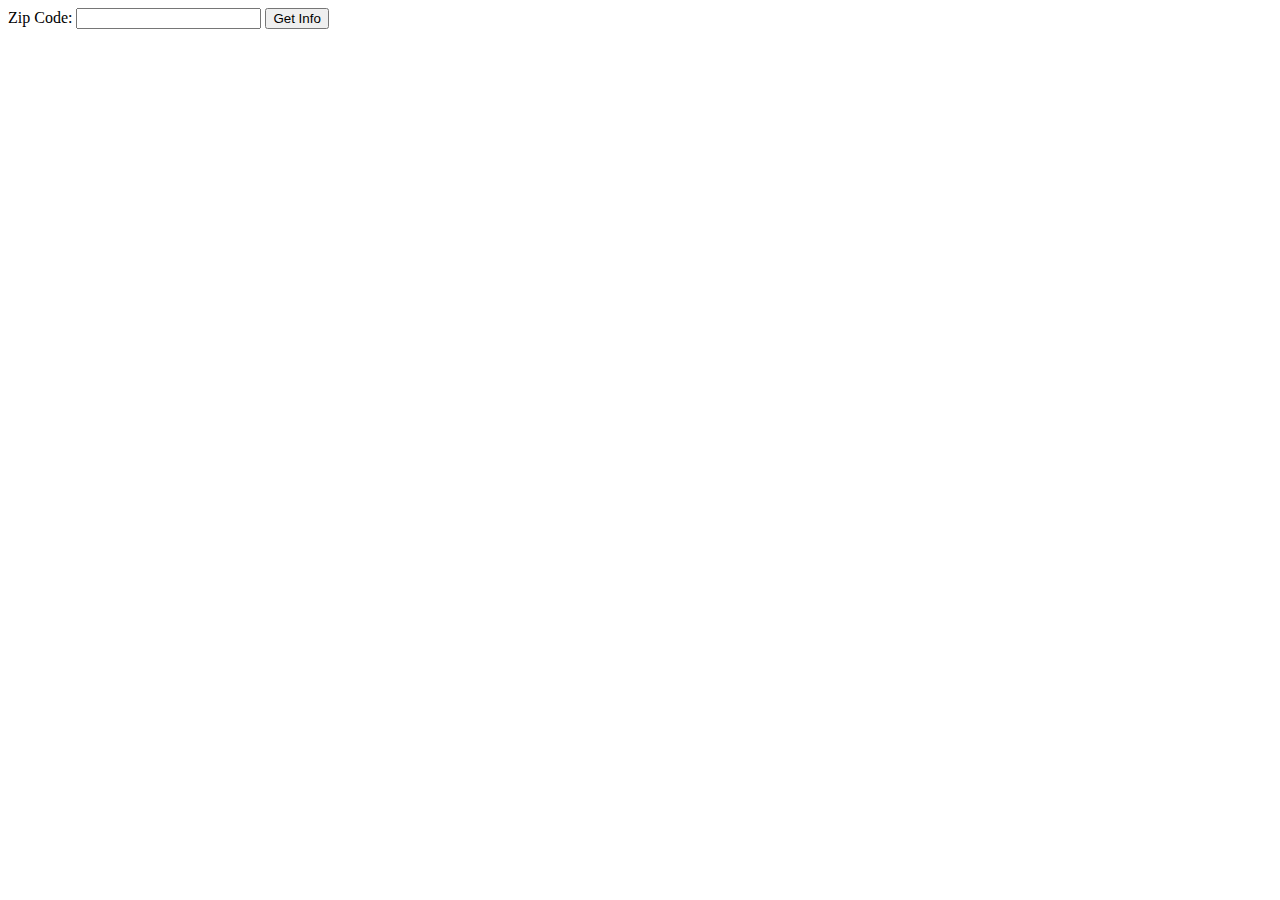
<file: ZipFinder.html>
<!DOCTYPE html>
<html lang="en">
<head>
    <meta charset="UTF-8">
    <meta name="viewport" content="width=device-width, initial-scale=1.0">
    <title>Find the Zip</title>
</head>
<body>
    <label for="zip">Zip Code:</label>
    <input type="number" id="zip" />
    <button id="btnGetInfo">Get Info</button>
    <div id="info"></div> <!-- This is where the result goes -->

    <script>
        const btnGetInfo = document.getElementById('btnGetInfo'); /* Referencing the above button in the JS code */

        btnGetInfo.onclick = () => getResponse();

        async function getResponse() {
            const zip = document.getElementById('zip').value;
            const zipURL = `http://api.zippopotam.us/US/${zip}`;
            const response = await fetch(zipURL); /* await can be used because our function is labeled async */
            const data = await response.json();
            console.log(data);
            displayResult(data);
        }

        displayResult = (data) => {
            const city = data.places[0]["place name"];
            const state = data.places[0].state;
            document.getElementById("info").innerHTML = `<h1>${city}, ${state}<h1>`;
        }
    

    </script>
    
</body>
</html>
</file>
<file: BlogStyle.css>
body {
    font-family: Mukta, sans-serif;
    font-size: 16px; /* making this explicit in case browser used does not have 16px as default size */
    margin: 0; /* setting this at zero to 'clean slate' our work*/
    padding: 0; /* setting this at zero to 'clean slate' our work*/
    letter-spacing: 0.5px;
}

h1,h2,h3,h4,h5,h6 {
    font-family: Bitter, serif;
    font-weight: 500;
}


h1 {
    font-size: 80px;
    letter-spacing: -1.5px;
    font-weight: 400;   /* cascade comes into play here */
    margin: 0;
}

h2 {
    font-size: 50px;
    letter-spacing: -0.5px;
}

h3 {
    font-size: 38px;
    letter-spacing: 0;
}

.content h3 {
    text-transform: capitalize;
}

h4 {
    font-size: 30px;
    letter-spacing: 0.25px;
}

h5 {
    font-size: 24px;
    letter-spacing: 0.25px;
}

h6 {
    font-size: 20px;
}

.content {
    max-width: 900px;
    margin: 0 auto;
    padding: 32px;
}

.info {
    text-align: center;
    text-transform: uppercase;
    font-family: Bitter, serif;
    font-weight: bold;
    font-size: 14px;
    letter-spacing: 1.5px;
}

span {
    color: #e95400;
}

.headline {
    text-transform: uppercase;
    font-weight: 500;
    letter-spacing: 0px;
    margin: 40px, 0;
    font-size: 18px;
}


.quote {
    font-style: italic;
    font-size: 14px;
    border-left: 2px solid #e95400;
    padding-left: 16px;
    margin: 32px 0 32px 32px;
}

.quote cite {
    display: block; /* pushes text below the main text */
    font-weight: bold;
    margin-left: 20px;
}

code {
    color: #e95400;
    font-weight: bold;
}

.hero {
    background-color: brown;
    color: white;
    height: 100vh;
    text-align: center;

    /* Don't worry about this code yet */
    display: flex; /* changes the inside of the container */
    flex-direction: column;
    align-items: center;
    justify-content: center;
}

.hero h1, .hero p {
    width: 75%;
    max-width: 900px;
    margin: 16px 0;
}

.hero hr {
    width: 50%;
    margin: 32px 0;
}

footer {
    background-color: brown;
    
}

footer ul {
    list-style: none;
    margin: 0 auto;
    width: 100%;  /* important for centering */
    max-width: 900px; /* important for centering */
    text-align: center; /* important for centering */
    padding: 28px 0;
}

footer ul li {
    display: inline;
    padding: 0 16px; /* important for centering */
}

footer ul li a { /* can also use a class like 'navlink' IRL */
    text-decoration: none;
    color: white;
}

footer ul li a:hover {
    text-decoration: underline;
    color: white;
}
</file>
<file: CantileverStylesheet.css>
body {
  font-family: "Space Mono", monospace;
  background-color: #fdf9fd;
}

h1 {
  font-size: 100px;
  line-height: 1;
  font-weight: 400;
}

h2 {
  font-size: 50px;
}
p {
  font-size: 20px;
}

div {
  width: 55%;
  margin-left: 100px;
  margin-top: 300px;
}

span {
  text-shadow: 0 -6.25px #0c2ffb, 0 -12.5px #2cfcfd, 0 6.25px #fb203b,
    0 12.5px #fefc4b;
}

@media only screen and (max-width: 1700px) {
  div {
    width: 75%;
  }
}

@media only screen and (max-width: 1200px) {
  h1 {
    font-size: 70px;
  }
  span {
    text-shadow: 0 -4.375px #0c2ffb, 0 -8.75px #2cfcfd, 0 4.375px #fb203b,
    0 8.75px #fefc4b;   
  }
}

@media only screen and (max-width: 800px) {
  div {
    width: 90%;
    margin: 100px auto;
  }

}

@media only screen and (max-width: 650px) {
  h1 {
    font-size: 60px;
  }
  h2 {
    font-size: 40px;
  }
  span {
    text-shadow: 0 -3.75px #0c2ffb, 0 -7.5px #2cfcfd, 0 3.75px #fb203b,
    0 7.5px #fefc4b;   
  }
}
</file>
<file: EstimatorStylesheet.css>
body {
    background-color: rgb(233,223,255);
    font-family: 'Open Sans', sans-serif;
    padding: 32px;
    display: flex;
    flex-direction: column;
    justify-content: center; /*centers items on the main access (vertical access in this case)*/
    align-items: center; /*centers items on the cross access (horizontal access in this case)*/
    color: rgb(44,44,44);
}

h1 {
    color: rgb(83, 49, 156);
    margin: 32px 0 64px 0;
}

.container {
    border-radius: 20px;
    background-color: white;
    width: 100%;
    box-sizing: border-box;
    max-width: 900px;
    display: flex;
    position: relative;
    flex-direction: column;
    justify-content: center; /*centers items on the main access (vertical access in this case)*/
    align-items: center; /*centers items on the cross access (horizontal access in this case)*/
    padding: 0 64px 64px 64px;
}

.tabs {
    display: flex;
    width: 100%;
    justify-content: space-around;
    text-transform: uppercase;
    font-weight: bold;
    color: rgb(200,175,255); 
    padding: 16px;
    margin: 0 0 32px 0;
    
}

.tabs p {
    padding: 8px;
}

.tabs p:hover {
    color: rgb(83,49,156);
    cursor: pointer;
}

.tabs p.active { /* on the tabs div if a paragraph has the class of active then make it this color*/
    color: rgb(83,49,156);
    position: relative;
}

.tabs .active::before {
    content: "";
    width: 200%;
    height: 4px;
    background-color: rgb(83,49,156);
    position: absolute;
    bottom: -32px;
    z-index: 1;
    left: -50%;
    border-radius: 10px;
}


.line   {
    height: 3px;
    width: 100%;
    position: absolute;
    top: 98px;
    background-color: rgb(231,231,231);
}

.toggle-wrapper {
    display: flex;
    
}

.toggle-wrapper img {
    height: 40px;
    margin: 0 16px;
}

.toggle {
    background-color: rgb(83,49,156);
    height: 32px;
    width: 140px;
    border-radius: 20px;
    display: flex;
    justify-content: space-between;
    padding: 0 4px 0 16px;
    box-sizing: border-box;
    align-items: center;
    text-transform: uppercase;
    font-weight: bold;
    font-size: 12px;
    }

.toggle span:first-of-type {
    color: white;
}

.toggle span:last-of-type {
    background-color: white;
    color: rgb(83,49,156);
    padding: 4px 16px;
    border-radius: 20px;

}

.sessions-card {
    background-color: rgb(250, 247, 255);
    text-align: center;
    padding: 32px;
    width: 50%;
    text-transform: uppercase;
    margin: 16px 0;
    border-radius: 10px;
    box-sizing: border-box;
}

.sessions-card p {
    color: rgb(44, 44, 44);
    font-size: 12px;
    font-weight: bold;
    margin: 16px 0 0 0;
}

.sessions-card .number {
    color: rgb(83,49,156);
    font-size: 56px;
    margin: 0;
    font-weight: bold;
}

.description {
    line-height: 32px;
    margin: 16px 0 32px 0;
}

.slider{
    width: 100%;
    position: relative;
    margin: 0 0 16px 0;
}

.slider .bar {
    width: 100%;
    height: 16px;
    border: 1px solid rgb(210, 210, 210);
    background-color: rgb(248, 248, 248);
    border-radius: 20px;
}

.slider .progress {
    width: 31%;
    height: 18px;
    background: linear-gradient(
        90deg,
        rgba(2, 0, 36, 1) 0%,
        rgba(53, 10, 74, 1) 36%,
        rgba(83, 49, 156, 1) 100%
    );
    border-top-left-radius: 20px;
    border-bottom-left-radius: 20px;
    position: absolute;
    top: 0;
    left: 0;

}

.slider .point {
    border-radius: 50%;
    height: 24px;
    width: 24px;
    border: 2px solid white;
    background-color:rgb(83, 49, 156);
    position: absolute;
    top: -5px;
    left: 29%;
    transition: 0.25s transform ease;
}

.slider .point:hover {
    cursor: pointer;
    transform: scale(1.15);
}

.slider .scale ul {
    list-style: none;
    padding: 0;
    display: flex;
    color: rgb(166, 166, 166);
    justify-content: space-between;
    font-weight: bold;
}

.scale {
    width: 100%;
}

.card-wrapper {
    display: flex;
}

.card {
    background-color: rgb(250,247,255);
    border-radius: 10px;
    margin: 16px;
    padding: 16px 32px;
    box-shadow: 0px 3px 11px 1px rgba(0, 0, 0, 0.1);
    text-align: center;
    font-weight: bold;
    color: rgb(83, 49, 156);
    transition: 0.15s transform ease;
    position: relative;
}

.card:hover {
    transform: translateY(-8px);
}

.card .price {
    font-size: 42px;
    color: rgb(44, 44, 44);
}

.card .top-section {
    padding: 8px;
    text-transform: uppercase;
}

.card .top-section p {
    margin: 4px 0;
}

hr {
    width: 30%;
    border: 1px solid rgb(210, 210,210);
    border-radius: 2px;
    
}

.card button {
    border: none;
    background-color: rgb(83, 49, 156);
    padding: 16px;
    color: white;
    border-radius: 10px;
    font-weight: bold;
    transition: 0.15s transform ease;
    margin: 8px 0;
}

.card button:hover {
    cursor: pointer;
    transform: scale(1.05);
}

.card .save-header {
    color:white;
    background: linear-gradient(
        90deg,
        rgba(2, 0, 36, 1) 0%,
        rgba(53, 10, 74, 1) 36%,
        rgba(83, 49, 156, 1) 100%
    );
    width: 100%;
    position: absolute;
    top: -24px;
    left: 0;
    border-top-left-radius: 10px;
    border-top-right-radius: 10px;
}

@media only screen and (max-width: 750px) {
    .card {
        width: 100%;
    }
    /*The oarent container to .card*/
    .card-wrapper {
        flex-wrap: wrap-reverse;
    }
    .sessions-card {
        width: 80%;
    }
}

@media only screen and (max-width: 600px) {
    .container {
        padding: 0 16px;
    }
    body {
        padding: 16px;
    }
    .sessions-card {
        width: 100%;
    }
    h1 {
        margin: 0 0 16px 0;
    }
    .toggle-wrapper {
        width: 90%;
        justify-content: space-around;
    }
    .tabs p {
        padding: 3px;
    }
    .tabs p.active::before {
        display: none;
    }
    .toggle span:last-of-type {
        padding: 4px 12px;    
    }
}
</file>
<file: FP_Stylesheet.css>
/* VARIABLES*/

:root {
    /* TEXT STYLES */
    --text-dark: #000000;
    --text-light: #ffffff;
    --text-grey: #adbbdc;
    --body-font: "Roboto", sans-serif;
    --heading-font: "Anek Telugu", sans-serif;
    --h1-size: 94px;
    --h1-height: 108px;
    --h2-size: 50px;
    --h2-height: 75px;
    --h3-size: 40px;
    --h4-size: 32px;
    --h5-size: 28px;
    --h6-size: 22px;
    --subtitle-size: 17px;
    --subtitle-height: 26px;
    --p-size: 18px;
    --p-height: 26px;
    --secondary-text-size: 14px;
    --secondary-line-height: 18px;
    --button-size: 16px;
    /* SPACING */
    --spacing-sm: 8px;
    --spacing-md: 16px;
    --spacing-lg: 32px;
    --spacing-xl: 64px;

    --standard-width: 1144px;

    --purple-1: #6962f7;
    --purple-2: #7000ff;
    --blue-1: #00d4ff;
    --primary-button-hover: #6d7a88;
    --primary-accent: #0a2540;
    --bg-white: #ffffff;
    --bg-light: #f7f9fc;

    --standard-box-shadow: 0px 2px 40px rgba(0,0,0, 0.15);
    --primary-gradient: linear-gradient(
        101.33deg,
        #08209a 0.76%, /* the percentages are the different checkpoints for the colors */
        #6563ff 33.33%,
        #36c5f0 76.92%,
        #83e2ff 96.96%
    );

}

/* GENERAL ELEMENT STYLES */
body {
    font-family: var(--body-font);
    color: var(--text-dark);
    width: 100%; /* make it full width, resetting things*/
    margin: 0; /* again, resetting things, starting from zero*/
    box-sizing: border-box; /* border-box means width and heigt will INCLUDE padding */
    padding: var(--spacing-sm) 0 0 0;
    background-color: var(--bg-white);
    display: flex;  /* before putting this in, our navbar went all the way to the left of the screen. so we added this to the element (in this case the body) the navbar class is in*/
    flex-direction: column; /* before putting this in our navbar went all the way to the left of the screen. so we added this to the element (in this case the body) the navbar class is in*/
    justify-content: center; /* before putting this in our navbar went all the way to the left of the screen. so we added this to the element (in this case the body) the navbar class is in*/
    align-items: center; /* before putting this in our navbar went all the way to the left of the screen. so we added this to the element (in this case the body) the navbar class is in*/

}



h1 {
    font-family: var(--heading-font);
    font-weight: 600;
    font-size: var(--h1-size);
    margin: 0; /* remove default margins */
    width: 100%;
    letter-spacing: -1px;
    line-height: var(--h1-height);
}

h2 {
    font-family: var(--heading-font);
    font-weight: 600;
    font-size: var(--h3-size);
    margin: 0; /* remove default margins */
    width: 100%;
}

h3 {
    font-family: var(--heading-font);
    font-weight: 500;
    font-size: var(--h3-size);
    margin: 0; /* remove default margins */
    width: 100%;
}

h4 {
    font-family: var(--heading-font);
    font-weight: 500;
    font-size: var(--h4-size);
    margin: 0; /* remove default margins */
    width: 100%;
    letter-spacing: 0.25px;
}

h5 {
    font-family: var(--heading-font);
    font-weight: 500;
    font-size: var(--h5-size);
    margin: 0; /* remove default margins */
    width: 100%;
}

h6 {
    font-family: var(--heading-font);
    font-weight: 500;
    font-size: var(--h6-size);
    margin: 0; /* remove default margins */
    width: 100%;
}

a {
    text-decoration: none;
    color: var(--purple-1);
    font-weight: 500;
    transition: color 0.25s ease;/*, font-size 2.25s ease;*/
}

a:hover {
    color: var(--primary-accent);
    /*font-size: 50px;*/
}

p {
    font-size: var(--p-size);
    line-height: var(--p-height);
    font-weight: 400;
    margin: var(--spacing-md) 0;
}



.subtitle, .subtitle2 {
    color: var(--purple-1);
    font-family: var(--heading-font);
    font-weight: 500;
    font-size: var(--subtitle-size);
    line-height: var(--subtitle-height);
}

.subtitle2 {
    color: var(--blue-1);
    /*font-family: var(--heading-font);
    font-weight: 500;
    font-size: var(--subtitle-size);
    line-height: var(--subtitle-height);*/
}

.secondary-text {
    font-size: var(--secondary-text-size);
    line-height: var(--secondary-line-height);
    color: var(--text-grey);
    letter-spacing: 0.25px;
}

/*BUTTON STYLES*/
.primary-button {
    font-family: var(--body-font);
    font-size: var(--button-size);
    letter-spacing: 1.25px;
    font-weight: bold;
    border-radius: 20px;
    border: none;
    background-color: var(--primary-accent);
    color: var(--text-light);
    padding: var(--spacing-sm) var(--spacing-md);
    transition: all 0.15s ease;
}

.primary-button:hover {
    background-color: var(--primary-button-hover);
    cursor: pointer;
}

.secondary-button {
    font-family: var(--body-font);
    font-size: var(--button-size);
    letter-spacing: 1.25px;
    font-weight: bold;
    border-radius: 20px;
    border: none;
    background-color: transparent;
    color: var(--primary-accent); 
    transition: all 0.15s ease;
}

.secondary-button:hover {
    opacity: 0.75;
    cursor: pointer;
}

.with-icon {
    display: flex;
    justify-content: center;
    align-items: center;
}

.with-icon > img { /* the direct decendent image */
    transition: transform 0.25s ease;
}

.with-icon:hover > img {  /* the direct decendent image */
    transform: translateX(4px);
}

/* LAYOUT STYLES */
/* the layout of our page will not be just one container holding everything. It'll be many containers holding chunks of items*/
/* we created this .section-container class to make that 'chunking' of the items easily*/
.section-container {
    width: 100%;
    max-width: var(--standard-width); 
}

.two-column {/* this is the parent element of col-left and col-right*/
    width: 100%;
    display: flex;
    flex-direction: row; /* row is the default flex direction */
    justify-content: center;
    align-items: flex-start;
    box-sizing: border-box;
}

.two-column > .col-left {/* specifying the direct decendent col-left. this avoids selecting any NESTED col-lefts*/
    width: 50%;
    box-sizing: border-box;
    padding: 0 var(--spacing-md) 0 0; /*padding on right only*/
    display: flex;
    flex-direction: column;
    align-items: start;
    justify-content: center;
}

.two-column > .col-right {/* specifying the direct decendent col-right. this avoids selecting any NESTED col-rights*/
    width: 50%;
    box-sizing: border-box;
    padding: 0 0 0 var(--spacing-md); /*padding on left only*/
    display: flex;
    flex-direction: column;
    align-items: start;
    justify-content: center;
}

.card {
    display: flex;
    flex-direction: column;
    justify-content: flex-start;
    align-items: flex-start;
    padding: var(--spacing-sm) var(--spacing-md) var(--spacing-sm) 0;
}

.card .icon {
    height: 50px;
    margin: 0 0 var(--spacing-sm) 0;
}

.card h3 { /* these are the same styles as an h6 above */
    font-family: var(--heading-font);
    font-weight: 500;
    font-size: var(--h6-size);
    margin: 0; /* remove default margins */
    width: 100%;
}


/* NAVBAR */

.navbar {
    display: flex;
    width: 100%;
    max-width: var(--standard-width); /*1144px*, having a max-width limits how wide it can be*/
    justify-content: space-between; /*aligning the navbar so everything is spread out well*/
    align-items: center;     /*centering the menu that is full of links*/
    padding: 0 var(--spacing-md); /*16px*/
    margin: 0 0 var(--spacing-xl) 0;
    box-sizing: border-box;
    z-index: 5;
}

.menu {
    display: flex;
    list-style: none;
    justify-content: center; /*centering the menu that is full of links*/
    align-items: center;     /*centering the menu that is full of links*/
}

.menu a {/*links in the menu class*/
    color: var(--text-light);
    margin: 0 var(--spacing-md);
    font-weight: bold;
}

.menu a:hover {
    text-decoration: underline;
}

.navbar-button {
    background-color: rgba(250, 250, 250, 0.25); /* change background color and add transparency*/
}

.navbar-button a {
    color: white;
}

.navbar-button:hover {
    background-color: rgba(250, 250, 250, 0.5); /* remove some transparency upon hover */
}

.openDrawer {
    transform: translateX(-250px); /*animate drawer menu*/
  }

.hamburger-button {
    display: none;
}
/*
.navbar-button:active {
    background-color: rgba(107, 99, 247, 0.75);
    color: var(--primary-accent);
}*/

.mobileNav {
    width: 125px;
    background-color: var(--bg-light);
    height: 335px;
    display: flex;
    flex-direction: column;
    justify-content: start;
    align-items: center;
    position: fixed;
    z-index: 4;
    top: 68px;
    right: -250px;
    transition: transform 0.5s;/*animate drawer menu*/
    border-radius: 20px 0 0 20px;
    border-left: #7038ff 1px solid;
    border-top: #7038ff 1px solid;
    border-bottom: #7038ff 1px solid;
}

.mobileNav a {
    margin: 32px 0 0 0;
}


/* ANMIATED GRADIENT */

#gradient-canvas {
    /*background-color: purple;*/
    width: 200%;
    height: 970px;
    transform: rotate(-10deg);
    position: absolute;
    top: -600px; /* move that thing up up */
    left: -50%;
    z-index: -1;
    --gradient-color-1: #ef008f; /*  these NEED to be hex codes */
    --gradient-color-2: #6ec3f4;
    --gradient-color-3: #7038ff;
    --gradient-color-4: #ffba27;
}

/* HERO STYLES */
main {
    margin: var(--spacing-xl) 0 0 0; /* visually this pushed the h1 away from the navbar*/
    width: 100%; /* allows backgrounds of decendent elements to go full screen. but it moves everything to the left of the screen */
    /* the solution is to introduce flexbox to all the sections*/
}

.hero { /* bringing it back to center */
    width: 100%;
    display: flex;
    justify-content: center;
}

.button-container   {
    display: flex;
    margin: var(--spacing-md) 0;
}

.button-container button:nth-of-type(2) {/* this says "the second button in that container*/
    margin: 0 0 0 var(--spacing-md);
    color: var(--purple-2);
}

.hero p {
    max-width: 480px;
}

.hero .hero-phone-container { /* need to specify that this is in the .hero*/
    height: 564px;
    align-items: flex-end;
}

.hero-phone { /* this is for the phone image itself */
    height: 628px; /* this is 64px taller than .hero .hero-phone-container - we want it to extend a little bit*/
    transform: translate(42px, -32px);
}

/* PARTNERS SECTION */
.partners-section {
    width: 100%;
    display: flex;
    justify-content: center;
}

.partners-grid {
    display: grid; /* tells the page this part is a grid */
    grid-template-columns: 1fr 1fr 1fr 1fr; /* tells the page we want 4 columns*/
    grid-template-rows: 1fr 1fr; /* fr = fraction*/
    margin: var(--spacing-xl) 0;
    column-gap: var(--spacing-md);
    row-gap: var(--spacing-lg);
}

.partners-grid img {
    height: 60px;
    place-self: center; /* makes the images centered inside the grid track (like the cell of the grid)*/
}

/* UNIFIED PLATFORM SECTION */
.unified-platform-section {
    padding: var(--spacing-xl) 0;
    width: 100%;
    display: flex;
    justify-content: center;
    background-color: var(--bg-light);
}

.unified-platform-section .primary-button {
    background-color: var(--purple-1);
    margin: var(--spacing-md) 0;
}
.unified-platform-section .primary-button:hover {
    background-color: var(--primary-accent);
}

.unified-platform-section h2 {
    width: 50%;
    margin-bottom: var(--spacing-md);
}

/* GRAPHIC GRID SECTION */

.graphic-section {
    width: 100%;
    display: flex;
    justify-content: center;
    background-color: var(--bg-light);
}

.graphic-grid {
    display: grid;
    grid-template-areas: /* This sets up the areas */ 
    "card slack slack"
    "phone slack slack"
    "phone dash dash";
    grid-gap: var(--spacing-lg);
    padding: var(--spacing-lg) 0;
    
}

#credit-card { /* This assigns the images to the areas above*/
 grid-area: card;
 width: 100%; /* width is 100% of its parent element (graphic-grid)*/
 /*created a variable for the box shadow since we use the box shadow multiple times*/
 box-shadow: var(--standard-box-shadow);
 border-radius: 20px;
}

#slack-invoice { /* This assigns the images to the areas above*/
    grid-area: slack;
    width: 100%; /* width is 100% of its parent element (graphic-grid)*/
    box-shadow: var(--standard-box-shadow);
    border-radius: 20px;
}
 
#phone{ /* This assigns the images to the areas above*/
    grid-area: phone;
    width: 100%; /* width is 100% of its parent element (graphic-grid)*/
    /*box-shadow: var(--standard-box-shadow);*/ /*turned this off to make the rounded corners look better*/
}

#dash { /* This assigns the images to the areas above*/
    grid-area: dash;
    width: 100%; /* width is 100% of its parent element (graphic-grid)*/
    box-shadow: var(--standard-box-shadow);
    border-radius: 20px;
}


/* INTEGRATION SECTION STYLES */
.integrations-section {
    color: var(--text-light);
    /*background-color: var(--primary-accent);*/
    width: 100%;
    display: flex;
    justify-content: center;
    position: relative;
    padding: calc(var(--spacing-xl) *3) 0; /*adding a lot of vertical padding*/
    z-index: 1; /*giving this any positive z-index number will move it in front of elements that don't have a z-index number*/
}

.integrations-section::before { /* can also use ::after for the same effect. it doesn't matter. This is the angled background stripe*/
    content: ""; /*<-- this makes it an empty in-line element*/
    width: 100%; /* <-- make it super wide*/
    height: 1100px; /* got this number by messing around with what works*/
    background-color: var(--primary-accent);
    position: absolute; /*this is based on the nearest positioned ancestor*/
    top: -32px; /*moving it (the background stripe) around*/
    left: 0; /*moving it around*/
    z-index: -1; /* move the stripe behind the integration-section*/
    transform: skewY(-10deg);
}

.integrations-section::after { /*this covers the small white triangle on the left near the graphics section*/
    content: "";
    background-color: var(--bg-light);
    width: 100%;
    height: 50%;
    position: absolute;
    top: 0;
    left: 0;
    z-index: -2;
 }

.integrations-section .primary-button {
    background-color: var(--blue-1);
    color: var(--primary-accent);
    margin: var(--spacing-md) 0 0 0;
}

.integrations-section .primary-button:hover {
    background-color: var(--bg-white);
}

.integrations-section .card-container {
    display: flex;
    margin: var(--spacing-lg) 0;
}

.integrations-section .card-container .card {
    width: 50%;
}

.integrations-section .secondary-button {
    color: var(--blue-1);
    margin: var(--spacing-md) 0 0 0;
}

.integrations-section .card-container .card img{
    height: 50px;
    width: 50px;
}

#api-code {
    max-width: 470px;
    margin: 0 0 var(--spacing-md) 0;
    border-radius: 20px;
}

#terminal-code {
    max-width: 470px;
    border-radius: 20px;
}


/* WHY SWIPE COMMENT SECTION*/

.why-swipe-section {
    width: 100%;
    display: flex;
    justify-content: center;
    padding: calc(var(--spacing-xl) *3) 0;
}

.why-swipe-section .card-container {
    display: flex;
    margin: var(--spacing-lg) 0;
}

.why-swipe-section .card-container .card{
    width: 25%;
    padding: 0 var(--spacing-sm) 0 0;
    margin:  0 var(--spacing-sm) 0 0;
    box-sizing: border-box; /*include the padding in the percent width*/
}

.why-swipe-section .secondary-text {
    color: var(--text-dark); /* overwriting the original color we chose for the secondary text class*/
}

.why-swipe-section .card-container img {
    height: 50px;
    width: 50px;
}

/* GLOBAL SECTION */
.global-section {
    /*background-color: var(--primary-accent);*/ /* removing the blue background color so only the separate strip just shows */
    width: 100%;
    display: flex;
    justify-content: center;
    color: var(--text-light);
    position: relative; /* happy to have this positioned already since the ::before/::after works better with it*/
    padding: calc(var(--spacing-xl) * 3) 0 0 0; /* removed the lower padding so the swipe section ::before background comes up to cover the bottom of the blue stripe of the Global section */
}

.global-section::before {
    content: "";
    width: 100%;
    height: 1200px;
    background-color: var(--primary-accent);
    position: absolute; /* positioned on the closest ancestor that also has positioning*/
    top: -32px; /* moving it up a little -*/
    left: 0;
    transform: skewY(-10deg);/* this is the thing that angles the background */
    z-index: -1; /* putting it behind the other things*/
}


.global-section a {
    color: var(--blue-1);
}

.global-section a:hover {
    color: var(--text-light);
}

.global-section .card-container {
    display: flex;
    margin: calc(var(--spacing-xl)*2) 0;
}

.global-section .card-container .card {
    width: 25%; /* sizing each card manually with this */
    box-sizing: border-box;
    padding: 0 var(--spacing-sm) 0 0;
    margin: 0 var(--spacing-md) 0 0;
}

.global-section .card-container .card h3 {
    border-left: 2px solid var(--blue-1);
    padding: 0 0 0 var(--spacing-sm);
    line-height: 28px; /* line is a little bit taller than the text*/
}

#globe {
    max-width: 844px;
    opacity: 25%;
    position: absolute;
    top: 10%; /* moving the globe 10% from the top of it's parent element*/
}



/* VIRTUAL EVENTS SECTION */
.virtual-events-section {
    display: flex;
    justify-content: center;
    padding: calc(var(--spacing-xl) * 2) 0;
    position: relative;
}

.virtual-events-section::before {
    content: "";
    background-color: var(--bg-white);
    width: 100%;
    height: 100%;
    position: absolute;
    top: 0;
    z-index: -1;
}

.virtual-events-section .primary-button {
    background-color: var(--purple-1);
    margin: var(--spacing-md) 0 0 0;
}

.virtual-events-section .primary-button:hover {
    background-color: var(--primary-accent);
}

.virtual-events-section .col-left {
    height: 446px;
    padding: 0 var(--spacing-xl) 0 0;
}


.swipe-sessions-card {
    width: 540px;
    height: 446px;
    box-shadow: var(--standard-box-shadow);
    border-radius: 20px;
    overflow: hidden;
}

.swipe-sessions-card .card-top {
    background-color: var(--purple-1);
    width: 100%;
    height: 50%;
    display: flex;
    justify-content: center;
    align-items: center;
    position: relative;
}

.swipe-sessions-card .card-top::before {
    background: var(--primary-gradient);
    content: "";
    width: 100%;
    height: 150%; /**/
    position: absolute; /* allows you to put it exactly where you want*/
    top: -40%; /*moves it up a little bit*/
    transform: skewY(-5deg); /* warps/stretches the background but not the pictury elements*/
    z-index: 1;
}

#sessions-logo { /* this is not initially centered due to the avatar logos. but we move those logos later*/
    z-index: 2;
    width: 338px; 
}

.virtual-events-section .avatars {
    position: absolute; /*The element is removed from the normal document flow, and no space is created for the element in the page layout*/
    bottom: -70px;
    left: var(--spacing-xl);
    z-index: 3;
   /* width: 140px;
    height: 80px; */
}

.virtual-events-section .avatars img{
    width: 80px;
}

.virtual-events-section .avatars img:nth-of-type(2) {
    position: absolute;
    left: 55px;
}

.virtual-events-section .card-bottom {
    width: 100%;
    height: 50%;
    box-sizing: border-box;
    padding: var(--spacing-xl);
}

/*.virtual-events-section .card-bottom .subtitle {
    padding: var(--spacing-sm) 0 0 0;
}*/

.virtual-events-section .card-bottom .secondary-text {
    color: var(--text-dark);
    width: 50%;
    font-weight: 700;
}

/* GETTING STARTED SECTION */
.getting-started-container {
    display: flex; /* enable flexbox */
    justify-content: center;
    padding: var(--spacing-xl) 0;
}

.getting-started-container .primary-button {
    background-color: var(--purple-1);
    margin: var(--spacing-md) 0;
}

.getting-started-container .primary-button:hover {
    background-color: var(--primary-accent);
}

.getting-started-container .col-right {
    flex-direction: row;

}

.getting-started-container .col-left {
    padding: 0 var(--spacing-xl) 0 0;
}

.getting-started-container .col-right .card {
    width: 50%;
    box-sizing: border-box;
    padding: 0 var(--spacing-sm) 0 0;
    margin:  0 var(--spacing-md) 0 0;
}

.getting-started-container .col-right .card .secondary-button {
    color: var(--purple-2);
    padding-left: 0;
}

/*use flexbox so your stuff can be centered (margin auto also works but flexbox can be better/preferred */

/* FOOTER STYLES */

.footer {
    display: flex;
    justify-content: center;
    background-color: var(--bg-light);
    padding: var(--spacing-xl) 0;
}

#footer-logo {
    max-width: 108px;
    margin: 0 0 var(--spacing-md) 0;
}
.footer .col {
    width: 25%;
}

.footer .section-container {
    display: flex;
    flex-direction: row;
}

.footer .col ul {
    list-style: none;
    padding: 0;
}

.footer .col ul li {
    margin: var(--spacing-md) 0;
}

.footer .col a {
    color: var(--text-dark);
    font-weight: normal;
}

.footer .col a:hover {
    color: var(--purple-1);
    text-decoration: underline;
}

.footer .icon-link { /*center the icons vertically with our text*/
    display: flex;
    align-items: center;
    margin: var(--spacing-md) 0;
}

.footer .icon-link img {
    width: 24px; /*resize the icons*/
} 

.footer h3 {
    font-size: var(--h6-size);
    font-weight: 700;
}


/* 1144px width and below */
@media only screen and (max-width: 1144px) {
    .section-container {
        padding: 0 var(--spacing-md);
    }
    :root { /* Redefining variable sizes*/
        --h1-size: 80px;
        --h1-height: 85px;
    }
    .hero-phone { /* this is for the phone image itself */
        height: 550px; 
        /*transform: translateX(32px);*/
        transform: translateY(-60px);
    }
    .hero .col-left {
        width: 60%;
    }
    .hero .col-right {
        width: 40%;
    }

    /* PARTNERS GRID */
    .partners-section {
        margin-top: -55px 0 0 0;
    }

    .partners-grid {
        margin: 0 0 var(--spacing-xl) 0;
    }

}

/*@media only screen and (max-width: 1000px) {
    :root { 
        --h1-size: 80px;
        --h1-height: 85px;
    }
    .hero-phone { 
        height: 550px; 
        
        transform: translateY(-60px);
    }
    .hero .col-left {
        width: 60%;
    }
    .hero .col-right {
        width: 40%;
    }
}*/

@media only screen and (max-width: 850px) {
    :root { 
        --h1-size: 70px;
        --h1-height: 75px;
    }

    .hero-phone {
        transform: translateY(-80px);
    }
    .partners-grid img {
        width: 100%;
        height: auto;
    }
    .integrations-section .col-left{
        width: 60%;
    }

    .integrations-section .col-right{
        width: 40%;
    }
}

/* TABLET SIZE */
@media only screen and (max-width: 768px) {
    :root {
        --h1-size: 58px;
        --h1-height: 65px;
        --h3-size: 34px;
        --h6-size: 16px;
    }

    /* PARTNERS GRID */
    .partners-section {
        margin-top: -20px 0 0 0;
    }

    /*NAVBAR STYLES*/
.navbar {
    margin: var(--spacing-sm) 0 var(--spacing-lg) 0;

}

.navbar .menu {
    display: none; /*hide the navbar when tablet size window*/
}

.navbar .navbar-button {
    display: none;
}

.hamburger-button {
    width: 50px;
    height: 30px;
    background-color: rgba(250,250,250,0.25);
    border-radius: 20px;
    display: flex;/* go from stack of lines to row of lines/bars*/
    flex-direction: column; /* go from stack of lines to row of lines/bars*/
    justify-content: center;
    align-items: center;
    z-index: 5;
}

.navbar {
    position: fixed;
    padding-top: 2px;
    padding-bottom: 2px;
    margin: 0;
    top: 0;
    background-color: #7038ff;
    z-index: 4;
}
/*.hamburger-button .bar {
    width: 18px;
    height: 2px;
    background-color: var(--bg-white);
    margin: 2px 0;
}*/

.hamburger-button .bar1 {
    width: 18px;
    height: 2px;
    background-color: var(--bg-white);
    margin: 1px 0;
}

.hamburger-button .bar2 {
    width: 18px;
    height: 2px;
    background-color: var(--bg-white);
    margin: 1px 0;
}

.hamburger-button .bar3 {
    width: 18px;
    height: 2px;
    background-color: var(--bg-white);
    margin: 1px 0;
}

    /*HERO STYLES */
#gradient-canvas {
    height: 820px;
}
main {
    margin: var(--spacing-lg) 0 0 0;
}
.hero .two-column .hero-phone-container .hero-phone {
    height: 450px;
    transform: translateX(-12px);
}

    .hero .two-column {
        align-items: center;
    }
    
    .hero .col-left {
    width: 60%;    
    }
    .hero .col-right {
        width: 40%;    
    }
    .hero .two-column .hero-phone-container {
        height: 450px;
        transform: translateX(32px);
    }

   /*UNIFIED PLATFORM*/
   .unified-platform-section h2 {
    width: 100%;
   }
   /* INTEGRATIONS SECTION */
   .integrations-section .card-container {
        flex-direction: wrap; 
        margin: var(--spacing-xl);
   }
   .integrations-section .card-container .card {
        width: 100%;
        margin: var(--spacing-md) 0;
    }

    /* WHY SWIPE */

    .why-swipe-section {
        padding: var(--spacing-md) 0 var(--spacing-xl) 0;
    }

    .why-swipe-section .card-container {
        flex-wrap: wrap;
    }
    .why-swipe-section .card-container .card {
        width: 50%;
        margin: var(--spacing-md) 0;
    }

    /* GLOBAL SECTION */


    .global-section .card-container {
        flex-wrap: wrap;
    }
    .global-section .card-container .card {
        width: 50%;
    }
       
    /* GETTING STARTED SECTION */


    .getting-started-container .two-column {
        align-items: center;
    }

    .getting-started-container .col-right {
        flex-wrap: wrap; /* important */
    }
       
    .getting-started-container .col-right .card {
    width: 100%;
    margin: var(--spacing-md) 0;
    }


}


@media only screen and (max-width: 600px) {
    .hero .two-column .hero-phone-container .hero-phone {
        height: 390px; /*here*/
        transform: translateY(-30px);
    }
}

/* MOBILE SIZE */
@media only screen and (max-width: 550px) {
   :root {
    --h1-size: 58px;
    --h1-height: 65px;
    --h3-size: 34px;
    --h6-size: 16px;
   }

       h1 {
    padding-top: 10px;
    margin-top: 5px;
   }
       /* PARTNERS GRID */
       .partners-section {
        margin-top: var(--spacing-lg) 0 var(--spacing-sm) 0;
    }

    .two-column{
    flex-direction: column;
   }

   .two-column .col-left {
    width: 100%;
   }

   .two-column .col-right {
    width: 100%;
    padding: 0;
   }

   .partners-grid {
    grid-template-columns: 1fr 1fr;
   }

   /*UNIFIED PLATFORM*/

   .unified-platform-section {
    padding: var(--spacing-md) 0; 
   }
   .unified-platform-section h2 {
    width: 100%;
   }

   /*INTEGRATIONS SECTION*/

   .integrations-section {
    padding: var(--spacing-lg) 0;
   }

   .integrations-section::before {
    height: 900px;
   }

   .integrations-section .col-right {
        display: none;
   } 

   /* WHY SWIPE */

   .why-swipe-section {
    padding: var(--spacing-xl) 0 var(--spacing-md) 0;
   }

   .why-swipe-section .card-container .card {
    width: 100%;
    }

    .why-swipe-section .card-container .card .icon{
        height: 40px;
        }

      /* GLOBAL SECTION */
    
      .global-section {
        padding: var(--spacing-lg) 0 0 0;
    }
    .global-section .card-container  {
      margin: var(--spacing-md) 0;  
    }

    .global-section .card-container .card {
        width: 100%;
        margin: var(--spacing-sm);
    }
    #globe {
       opacity: 10%; 
    }

    /* VIRTUAL EVENTS SECTION */
    .virtual-events-section {
        padding: 0;
    }
    
    
    .virtual-events-section .swipe-sessions-card {
        width: 100%;
        margin: var(--spacing-lg) 0;
    }

    .virtual-events-section .swipe-sessions-card .secondary-text {
        width: 100%;
    }

    .virtual-events-section .swipe-sessions-card .card-topv{
        height: 40%;
    }

    #sessions-logo {
        width: 300px;
    }

    .footer .section-container {
        flex-wrap: wrap; /* turning on wrap allows the width 50% below to work properly */
    }
    .footer .section-container .col {
        width: 50%;
        margin: var(--spacing-md) 0;
    }

    .footer .section-container .col a {
        font-size: 12px;
    }
    #footer-logo {
        width: 70px;/*shrink logo size*/
    }
    .footer .section-container .icon-link img {
        width: 18px;
    }

    /* getting started section */
    .getting-started-container {
        padding: var(--spacing-md) 0;
    }

/*HERO STYLES */
    #gradient-canvas {
        height: 820px;
    }
    main {
        margin: var(--spacing-lg) 0 0 0;
    }
    .hero .two-column .hero-phone-container {
        display: none;
    }
    
/*NAVBAR STYLES*/
    .navbar {
        margin: 0 0 var(--spacing-lg) 0;
    }

}



html,body {
   width: 100%; /* use this part if mobile views do not reach across the page */
   position: relative;
   overflow-x: hidden;

}
/* Spencer MOBILE SIZE */
/*@media only screen and (max-width: 375px) {
    body {
        position: absolute; 
        width: 100vw;
    }
}*/

  
.animateBar1 {
    animation: flipBar1 0.25s;
    animation-fill-mode: forwards;
  }
  .animateBar2 {
    animation: fadeBar2 0.25s;
    animation-fill-mode: forwards;
  }
  .animateBar3 {
    animation: flipBar3 0.25s;
    animation-fill-mode: forwards;
  }
  @keyframes flipBar1 {
    from {
      transform: rotate(0);
    }
    to {
      transform: rotate(45deg) translate(2px, 4px);
    }
  }
  
  @keyframes fadeBar2 {
    from {
      transform: scaleX(1);
      opacity: 1;
    }
    to {
      transform: scaleX(0);
      opacity: 0;
    }
  }
  
  @keyframes flipBar3 {
    from {
      transform: rotate(0);
    }
    to {
      transform: rotate(-45deg) translate(2px, -4px);  /* transform origin also can work */
    }
  }
</file>
<file: Grid_index.css>
body {
    font-family: "Poppins", sans-serif;
  }
  
  .container { /* wrapping everything in a container to center everything in one fell swoop (instead of individually centering the elements like navebar) */
    max-width: 90%;
    margin: 0 auto;
    padding: 0 16px;
  }
  .navbar {
    display: flex;
    justify-content: space-between;
    padding: 64px 0;
  }
  .navbar .left {
    font-size: 32px;
    font-weight: bold;
  }
  .navbar .right {
    width: 400px;
    display: flex;
    justify-content: space-between;
    align-items: center;
  }
  .navbar .right a {
    text-decoration: none;
    color: black;
  }
  .navbar .right a:hover {
    text-decoration: underline;
  }
  
  .navbar .right img {
    width: 24px;
    height: 24px;
  }
  
  .bar1,
  .bar2,
  .bar3 {
    background-color: black;
    height: 4px;
    width: 36px;
    margin: 3px;
    border-radius: 10px;
  }
  
  .navbar .hamburger {
    display: none;
  }
  
  .navbar .hamburger:hover {
    cursor: pointer;
  }
  
  .mobileNav {
    width: 80px;
    background-color: white;
    height: 100vh;
    display: flex; /* turn on flexbox */
    flex-direction: column; /* align the content into a column */
    justify-content: center;
    align-items: center;
    position: fixed; /* keep it stuck on the page, no scrolling */
    z-index: 2; /* bringing it in front of all of the other elements*/
    top: 0; /* attach it to the top and right side of the screen */
    right: -160px; /* attach it to the top and right side of the screen */
    padding: 16px;
    transition: transform 0.25s;
  }
  .mobileNav img { /*making the images in the navbar small*/
    width: 24px;
    height: 24px;
  }
  
  .openDrawer {
    transform: translateX(-160px);
  }
  
  .mobileNav a {
    text-decoration: none;
    color: black;
    margin: 16px 0;
  }
  .mobileNav a:hover {
    text-decoration: underline;
  }
  
  .project-grid {
    display: grid; /* making the parent container a grid*/
    grid-template-areas:
      "eth eth alphabet"
      "eth eth traveler"
      "astro cube traveler"
      "cup insta insta"
      "cup insta insta"
      "foam foam dimensional"
      "foam foam dimensional";
      /*row-gap: 16PX;
    column-gap: 16px;*/
    grid-gap: 16px;
    width: 100%;
  }
  
  #eth {
    grid-area: eth;
  }
  #alphabet {
    grid-area: alphabet;
  }
  #traveler {
    grid-area: traveler;
  }
  #astro {
    grid-area: astro;
  }
  #cube {
    grid-area: cube;
  }
  #cup {
    grid-area: cup;
  }
  #insta {
    grid-area: insta;
  }
  #foam {
    grid-area: foam;
  }
  #dimensional {
    grid-area: dimensional;
  }
  
  .project {
    /* width: 600px; */
    position: relative;
  }
  
  .project img {
    width: 100%; /*Giving the img the width and height of it's parent element*/
    height: 100%; /* Without this it just runs over the parent element and overflows across the page*/
    object-fit: cover; /* This tells the image how it should fit within the parent element*/
  }
  
  .project .overlay {
    background-color: rgba(255, 255, 255, 0.1); /* we will turn this on when we hover*/
    position: absolute;
    top: 0; /* positioning based on the element it's in WHEN that element has a position: xyz in it*/
    left: 0;
    width: 100%; /* make overlay the same size as it's parent (.project)*/
    height: 100%; /* make overlay the same size as it's parent (.project)*/
    display: flex; /* make it so we can center the content*/
    justify-content: center; /* center the content horizontally*/
    align-items: center; /* center the content vertically*/
    margin: 0; /* remove this paragraph's default margin*/
    font-size: 36px;
    font-weight: bold;
    letter-spacing: 2px;
    opacity: 0; /*fully invisible, transparent*/
    transition: all 0.2s ease;/* adding a transition*/
    color: black; /*difference here*/
  }
  
  .project .overlay:hover {
    opacity: 1; /* fully visible, opaque*/
    cursor: pointer;
  }
  
  .overlay.white {
    color:white; 
}
  
  
  .footer {
    text-align: center;
    padding: 64px;
  }
  
  @media only screen and (max-width: 1100px) {
    .container {
      max-width: 100%;
    }
    .project-grid {
      max-width: 100%;
      grid-template-areas:
        "eth eth"
        "alphabet traveler"
        "astro cube"
        "insta insta"
        "cup foam"
        "dimensional dimensional";
    }
  }
  
  @media only screen and (max-width: 768px) {
    .project-grid {
      margin-top: 100px;
    }
    .navbar {
      padding: 16px 24px;
      box-sizing: border-box;
      position: fixed;
      top: 0;
      left: 0;
      z-index: 3;
      background-color: white;
      width: 100%;
    }
    .navbar .right {
      display: none;
    }
    .navbar .hamburger {
      display: flex;
      flex-direction: column;
      justify-content: center;
      align-items: center;
    }
    .footer {
      font-size: 14px;
      padding: 32px;
    }
    .project-grid {
      grid-template-areas:
        "eth eth"
        "alphabet alphabet"
        "traveler traveler"
        "cube astro"
        "insta insta"
        "cup cup"
        "foam foam"
        "dimensional dimensional"; 
        /*column-gap: 0px;*/
    }
    .project .overlay {
      font-size: 24px;
    }
  }
  
  .animateBar1 {
    animation: flipBar1 0.25s;
    animation-fill-mode: forwards;
  }
  .animateBar2 {
    animation: fadeBar2 0.25s;
    animation-fill-mode: forwards;
  }
  .animateBar3 {
    animation: flipBar3 0.25s;
    animation-fill-mode: forwards;
  }
  @keyframes flipBar1 {
    from {
      transform: rotate(0);
    }
    to {
      transform: rotate(45deg) translate(4px, 10px);
    }
  }
  
  @keyframes fadeBar2 {
    from {
      transform: scaleX(1);
      opacity: 1;
    }
    to {
      transform: scaleX(0);
      opacity: 0;
    }
  }
  
  @keyframes flipBar3 {
    from {
      transform: rotate(0);
    }
    to {
      transform: rotate(-45deg) translate(4px, -10px);  /* transform origin also can work */
    }
  }
</file>
<file: HazelStylesheet.css>
body {
    margin: 0;
    padding: 0;
    font-family: 'Forum', serif;
    position: relative;
}
.hero {
    background-color: #f08e80;
    min-height: 90vh;
    color: white;
    display: inline-block;
}
.navbar {
    display: flex;
    justify-content: space-between;
    align-items: center;
    color: white;
    padding: 24px 32px;
    box-sizing: border-box;
}
.navbar .links a {
    color: white;
    text-decoration: none;
    margin-right: 16px;
    font-size: 1.2rem;
}
.navbar p {
    font-size: 2rem;
    font-weight: bold;
    margin: 0;
}
.navbar .contact {
    background-color: white;
    color: #f08e80;
    padding: 16px 24px;
    text-decoration: none;
}
.navbar .contact:hover {
    opacity: 0.8;
}
.herocontent {
    padding: 0 15%;
}
.herocontent .tagline {
    color: white;
    font-size: 4.5rem;
    letter-spacing: 2px;
    padding: 32px 0;
}
.two-column-section {
    font-size: 2rem;   
}
.two-column-section > p {
    width: 50%;
    box-sizing: border-box;
    float: left;
} /* a <p> right after the .two-column-section */
.two-column-section ul {
    width: 50%;
    box-sizing: border-box;
    float: left;
    padding: 0;
    list-style: none;
}
.two-column-section ul li{
    width: 50%;
    float: left;
    font-size: 1.25rem;
    margin: 8px 0;   
}
.blog-section {
    background-color: white;
    color: black;
    padding: 64px 0;
}
.blog-content {
    padding: 0 15%;
}
.two-column-section .blog-posts {
    width: 50%;
    float: left;
}    
.two-column-section .blog-posts p {
    margin: 8px 0;
}    
.blog-heading {
    font-size: 1.5rem;
}
.blog-text {
    font-size: 1rem;
}
.blog-posts .blog-date {
    font-size: 0.9rem;
    color: grey;
    margin-bottom: 32px;
}

.blog-posts {
    margin-top: 24px;
}

.events-section {
        background-color: #fdf0e6;
        padding: 64px 0;
        display: inline-block;
        width: 100%;
}

.events-content {
    padding: 0 15%;
}

.events-card {
    width: 50%;
    float: left;
    margin-top: 24px;
  }
  
  .events-card p {
    margin: 8px 0;
  }
  .event-title {
    font-size: 1.5rem;
  }
  .event-location {
    font-size: 1rem;
  }
  .events-card .event-date {
    font-size: 0.9rem;
    color: grey;
    margin-bottom: 32px;
  }

  footer {
    background-color: black;
    color: white;
    padding: 60px;
  }
 
  .footer-content {
    text-align: center;
  }
  
  footer img {
    width: 2rem;
    height: 2rem;
    margin: 0 8px;
  }

  @media only screen and (max-width: 1000px){
    .hero-content,
    .blog-content, 
    .events-content {
        padding: 0 5%;
    }
  }

  @media only screen and (max-width: 750px){
    .tagline {
        font-size: 3.5rem;
    }
    .two-column-section > p {
        width: 100%;
    }
    .two-column-section ul {
        width: 100%;
    }
    .two-column-section .blog-posts {
        width: 100%;
    }
    .section-heading {
        font-weight: bold;
        font-size: 2.5rem;
        margin-bottom: 0;
    }
  }

  @media only screen and (max-width: 480px){
    .tagline {
        font-size: 3rem;
        margin: 0;
    }
    .links {
        display: none;
    }
  }

  @media only screen and (max-width: 420px){
    .hero{
    color: black;
    }
    html,body {
        width: 100%; 
        position: relative;
        overflow-x: hidden;
     }
  }

  @media only screen and (max-width: 375px){
    .tagline {
        font-size: 2.75rem;
    }
    .section-heading {
        font-weight: bold;
        font-size: 2.15rem;
        margin-bottom: 0;
    }
  }

html,body {
   width: 100%; 
   position: relative;
   overflow-x: hidden;

}
</file>
